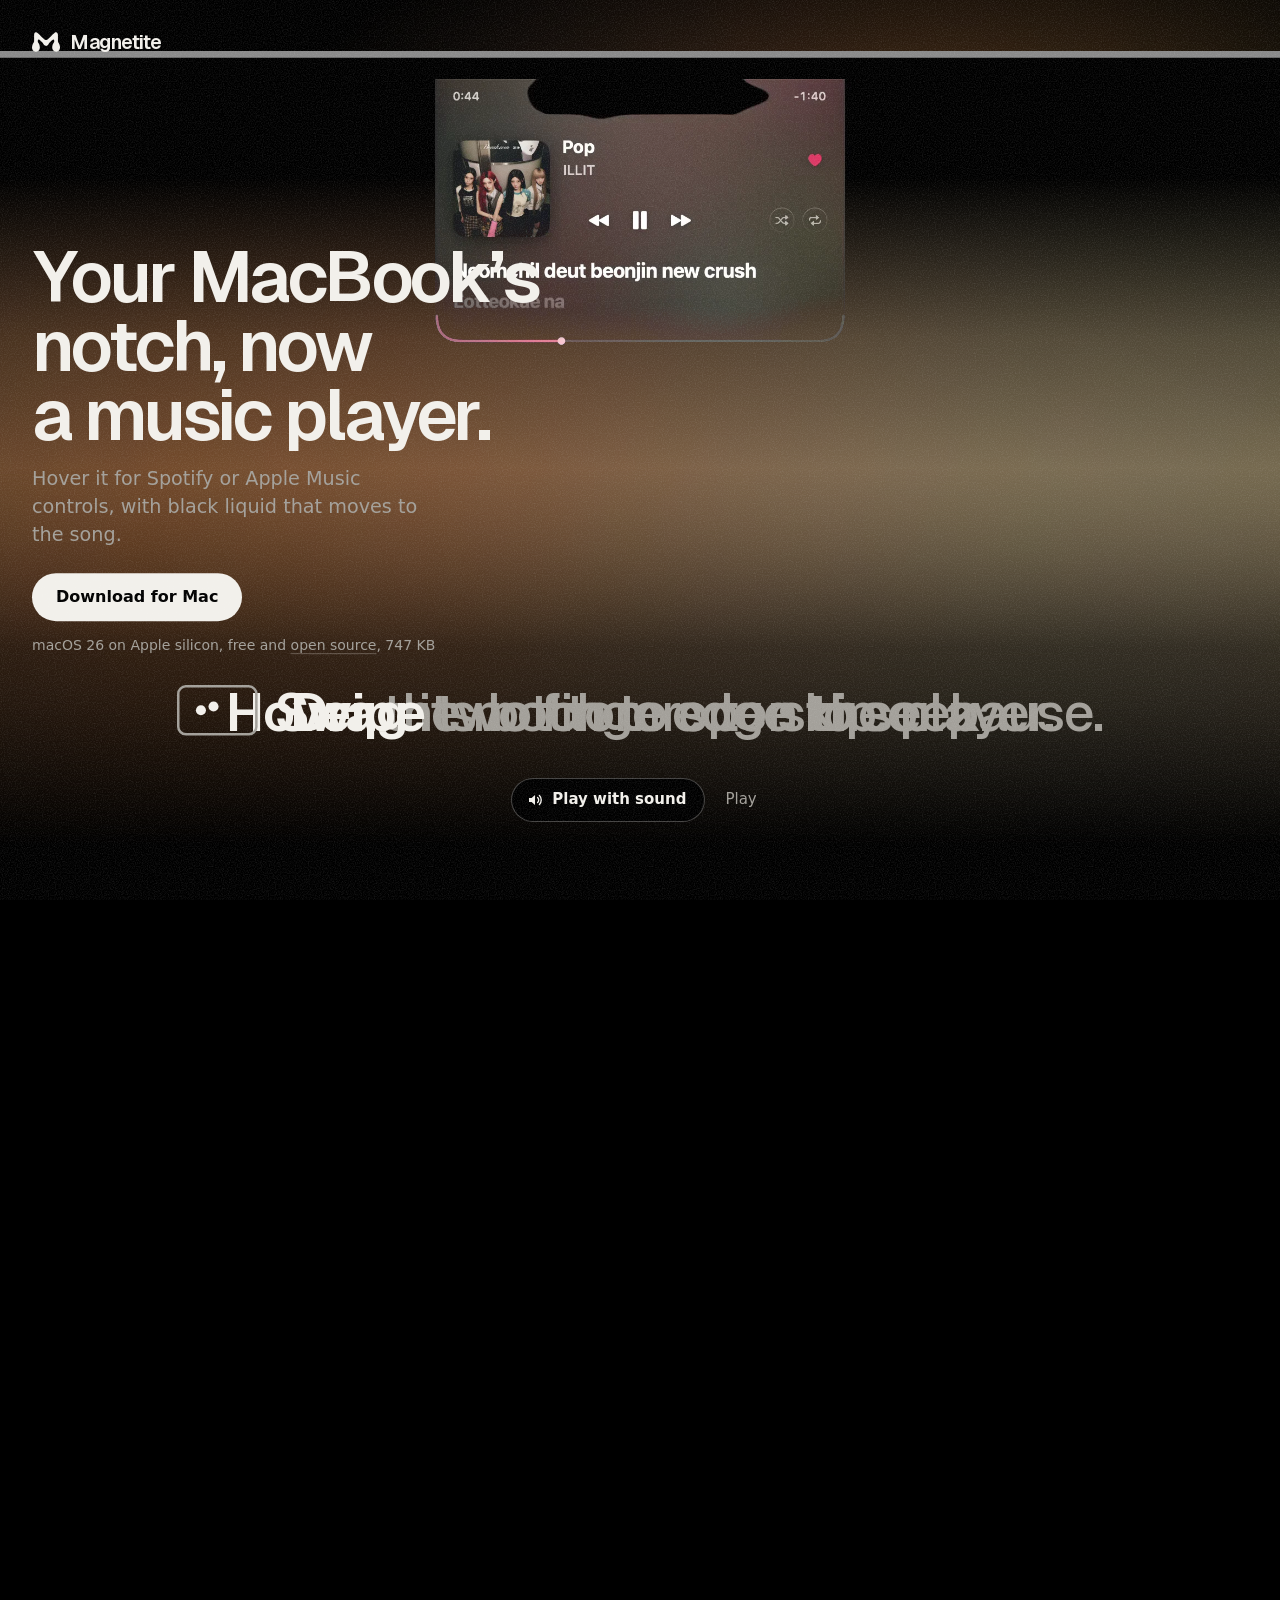
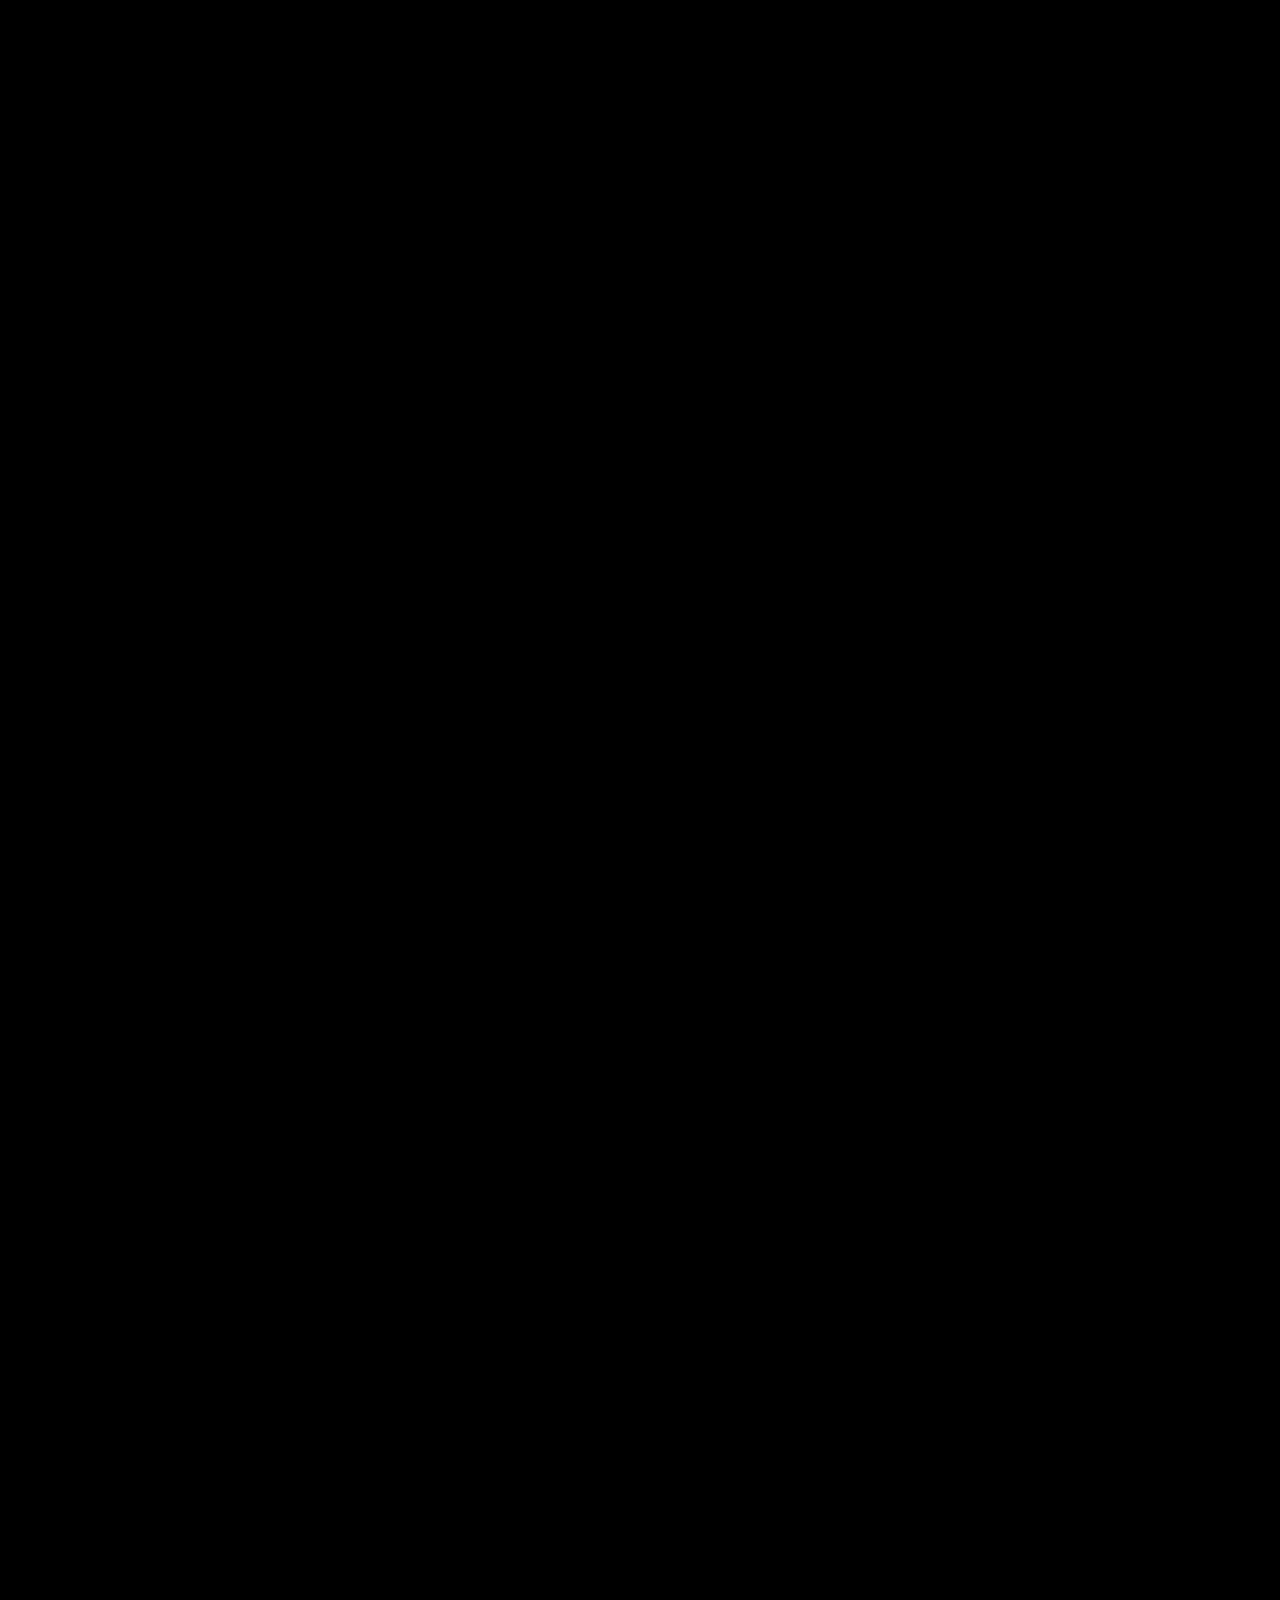
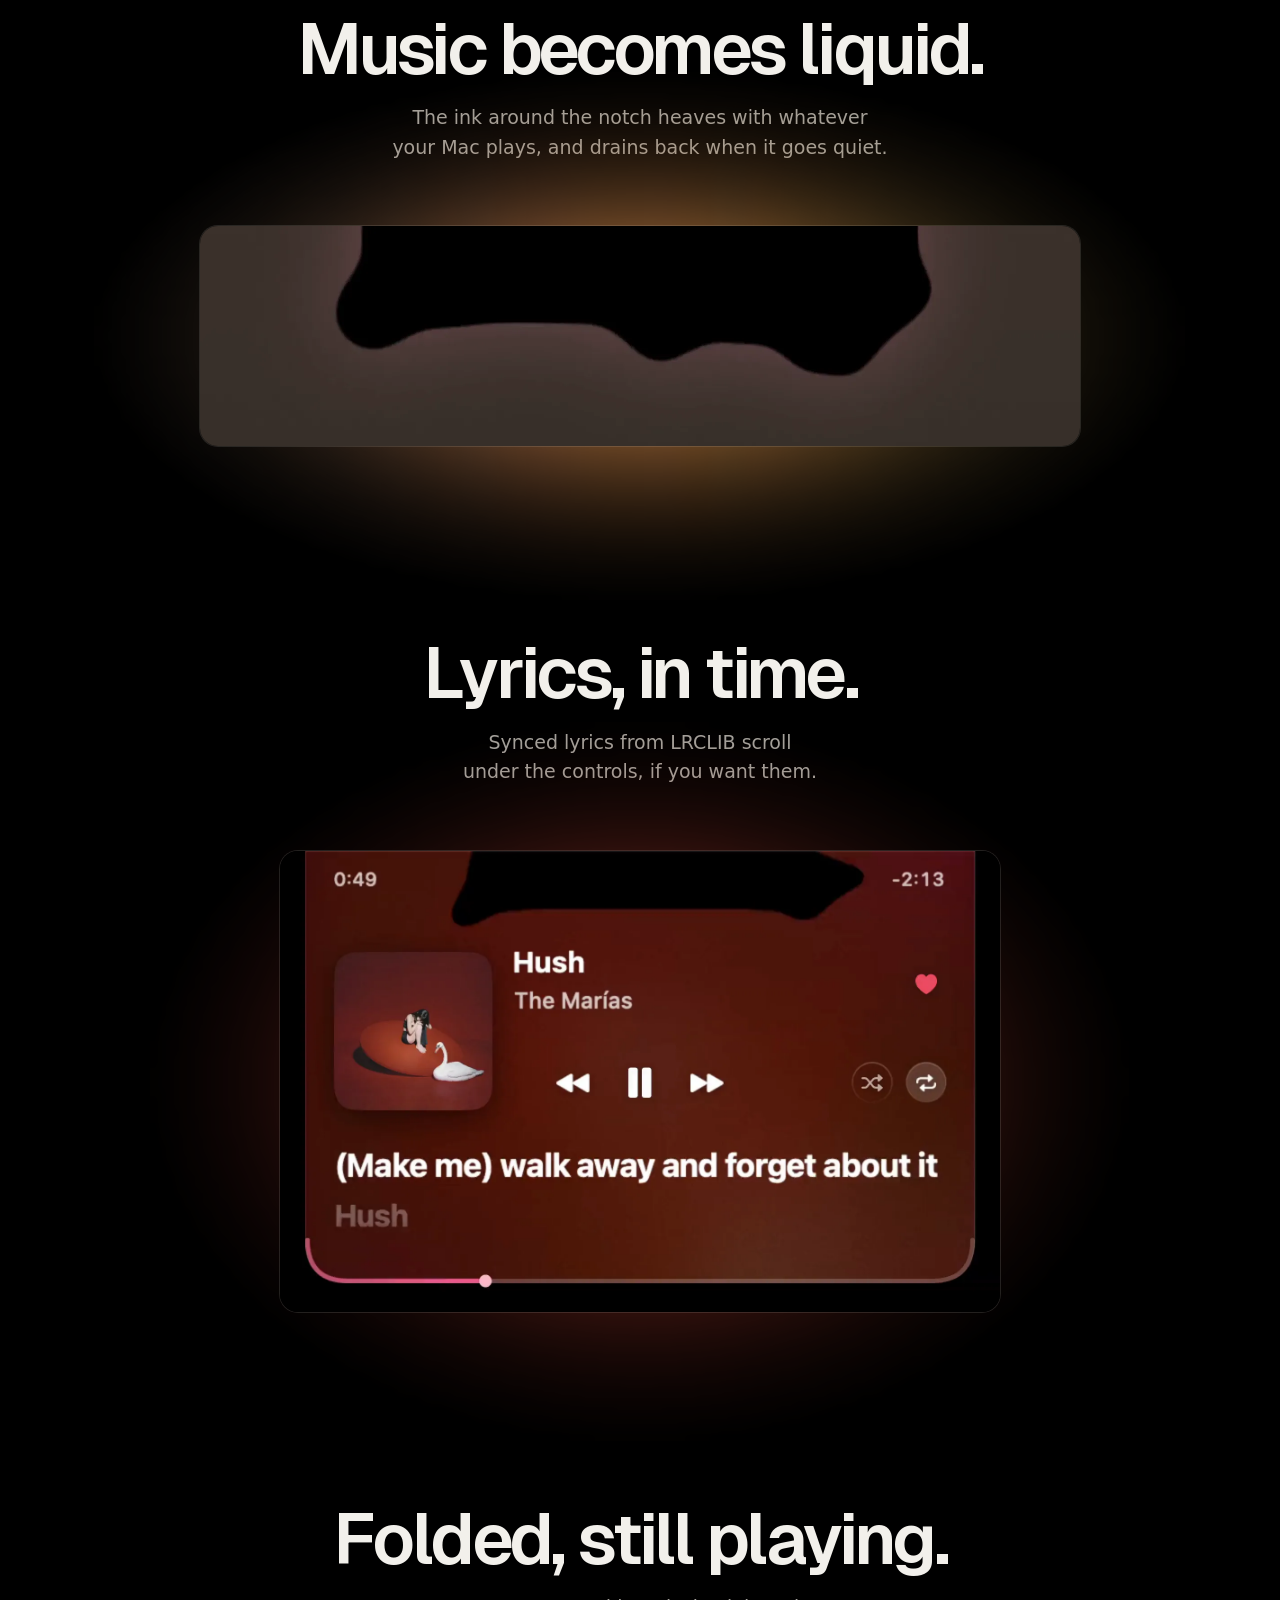
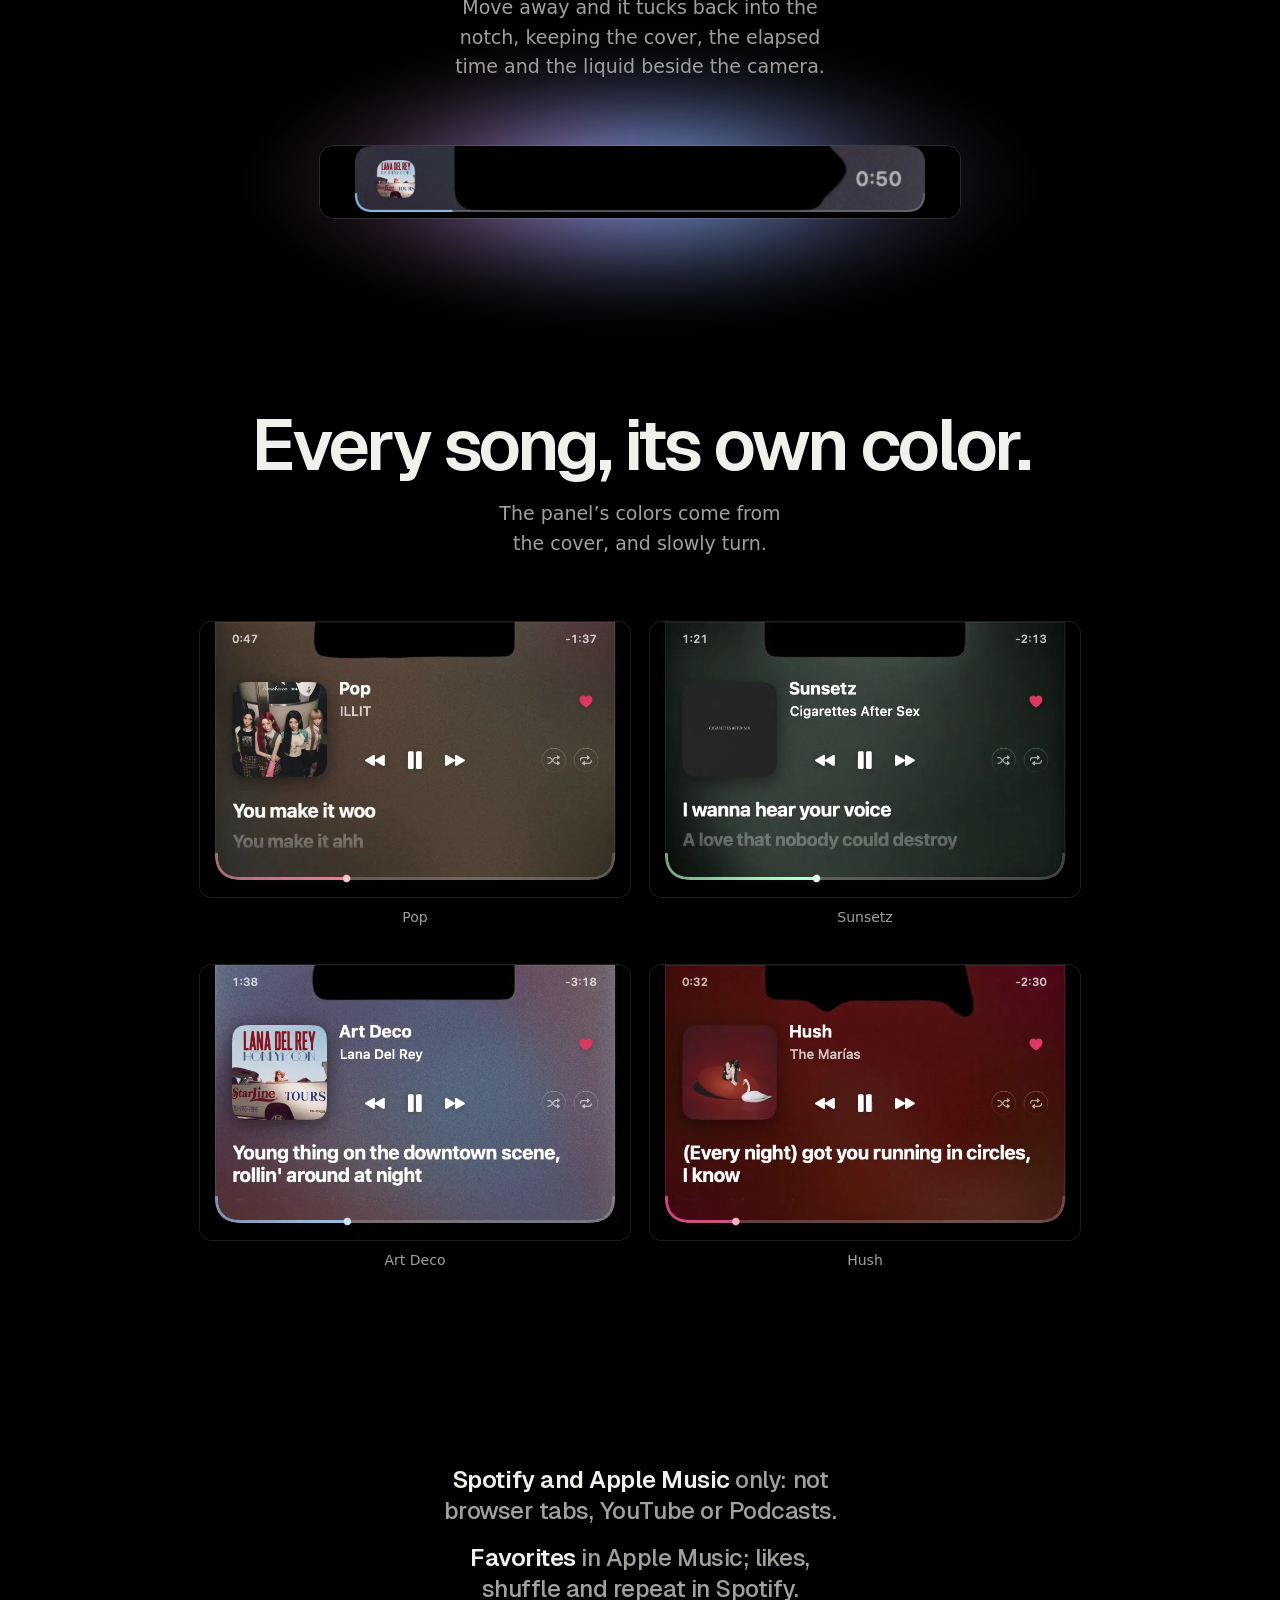
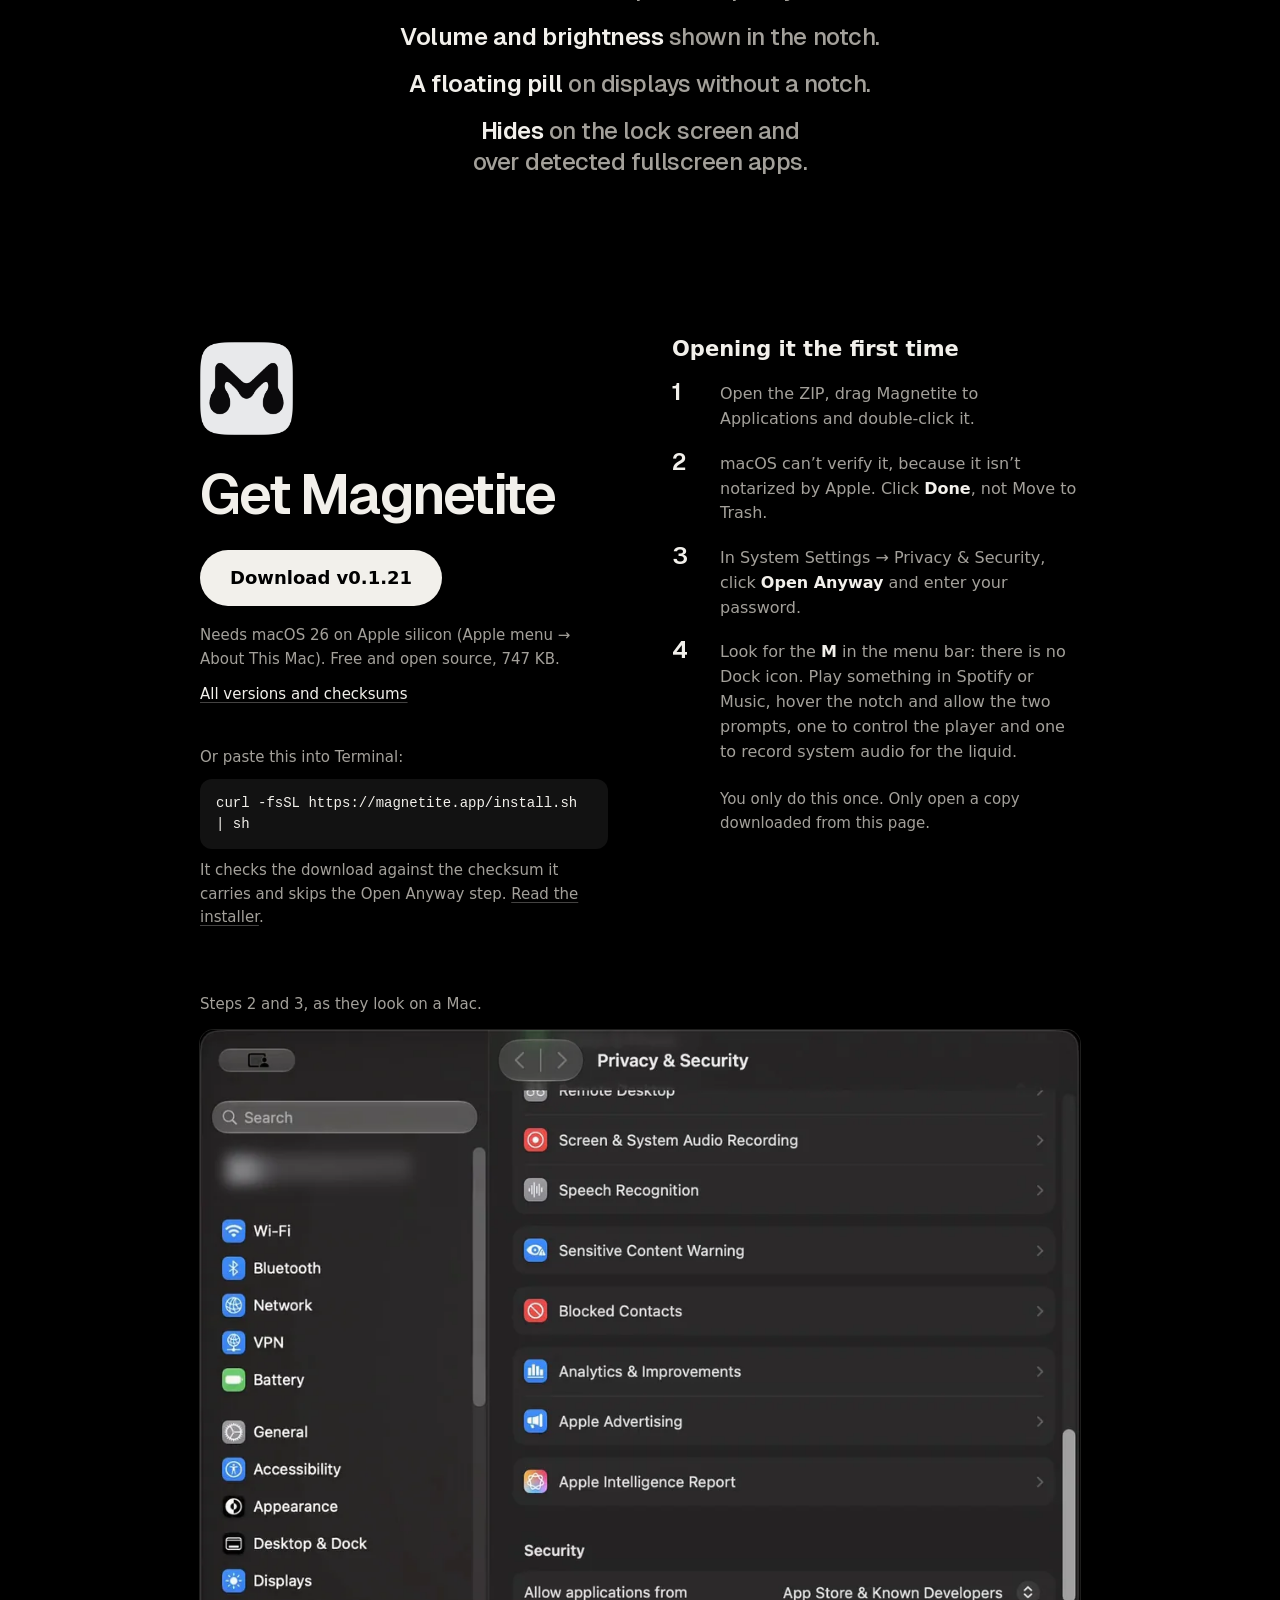
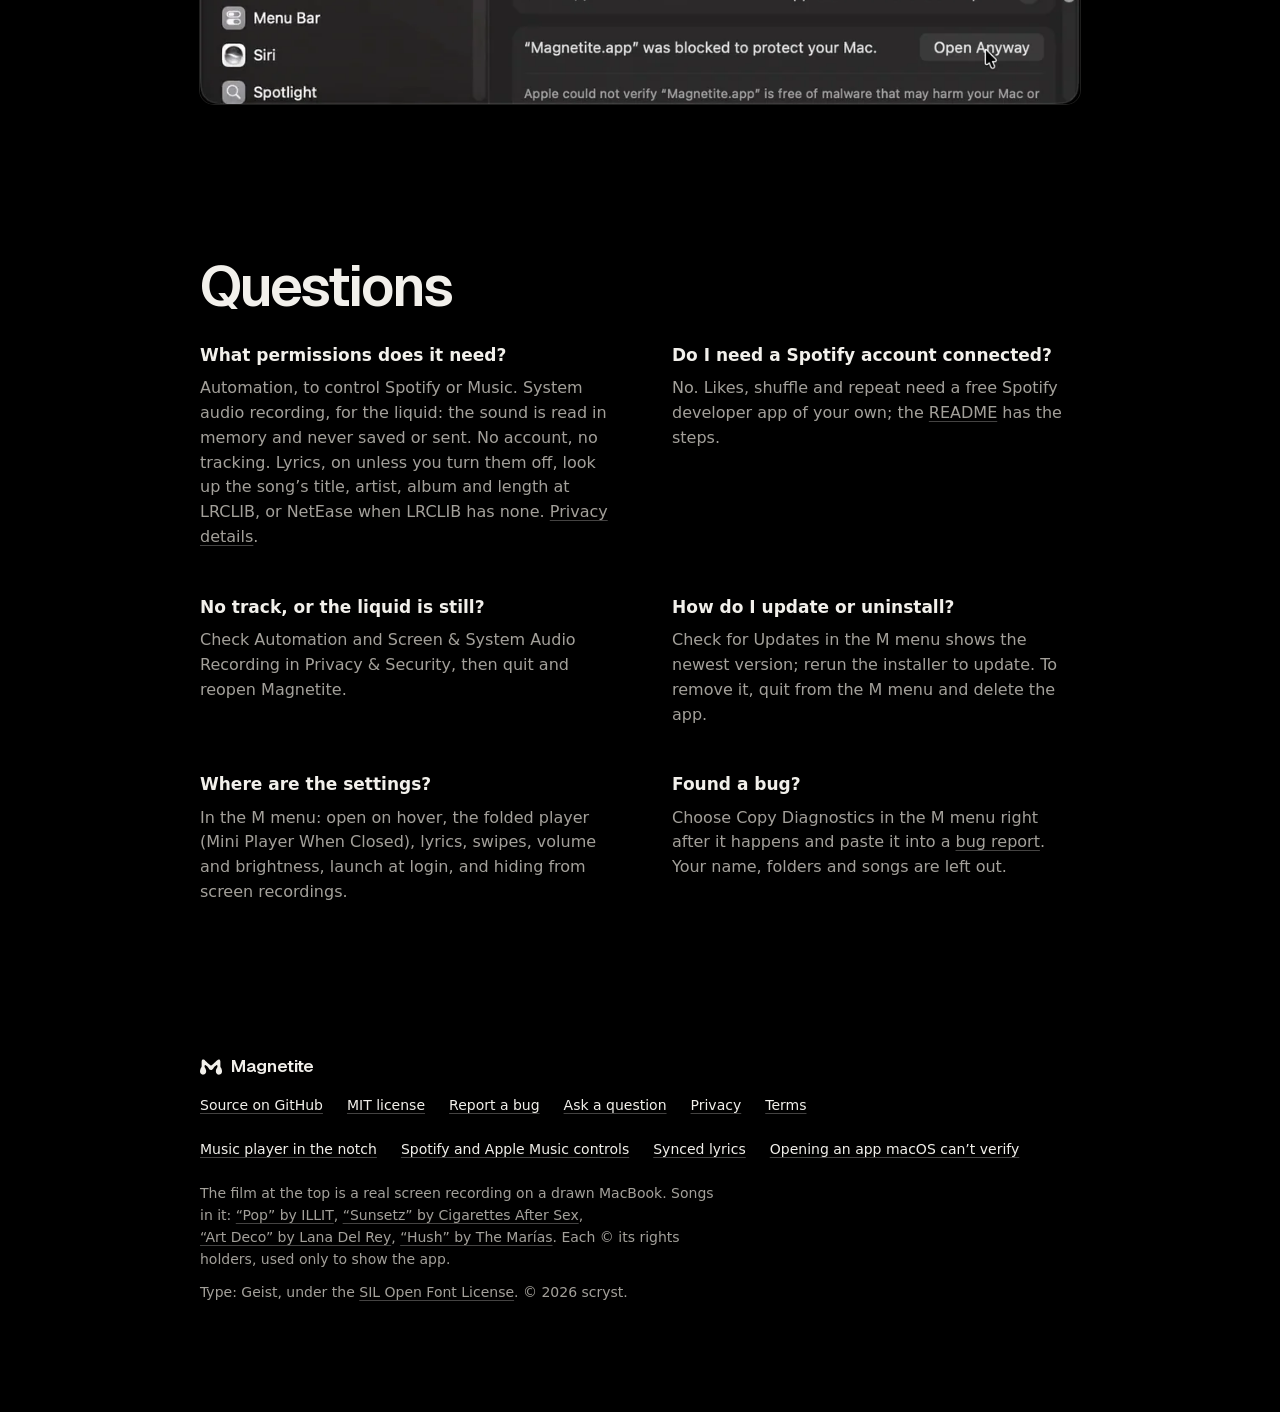
<file: index.html>
<!doctype html>
<html lang="en">
<head>
<meta charset="utf-8">
<meta name="viewport" content="width=device-width, initial-scale=1, viewport-fit=cover">
<title>Magnetite: a ferrofluid music player for the MacBook notch</title>
<meta name="description" content="Free, open-source Spotify and Apple Music controls in your MacBook notch, with ferrofluid that moves to the song. macOS 26+, Apple silicon. Audio stays on your Mac.">
<meta name="color-scheme" content="dark">
<meta name="theme-color" content="#000000">

<link rel="canonical" href="https://magnetite.app/">
<link rel="icon" href="favicon.svg" type="image/svg+xml">
<!-- PNG fallback for browsers that do not read the SVG icon. -->
<link rel="icon" href="favicon-32.png" type="image/png" sizes="32x32">
<link rel="apple-touch-icon" href="apple-touch-icon.png">

<!-- Share card: og.png is rendered from test/og.html. -->
<meta property="og:type" content="website">
<meta property="og:site_name" content="Magnetite">
<meta property="og:title" content="Magnetite: a ferrofluid music player for the MacBook notch">
<meta property="og:description" content="Spotify and Apple Music in your MacBook notch. Free and open source, with ferrofluid that moves to the song. macOS 26+, Apple silicon.">
<!-- og:image needs an absolute URL. -->
<meta property="og:url" content="https://magnetite.app/">
<meta property="og:image" content="https://magnetite.app/og.png?v=51fbaf41f473">
<meta property="og:image:width" content="1200">
<meta property="og:image:height" content="630">
<meta property="og:image:alt" content="Magnetite's player open under a MacBook notch, with the song's lyrics under the controls and black ferrofluid around the notch.">
<meta name="twitter:card" content="summary_large_image">
<meta name="twitter:title" content="Magnetite: a ferrofluid music player for the MacBook notch">
<meta name="twitter:description" content="Spotify and Apple Music in your MacBook notch. Free and open source, with ferrofluid that moves to the song. macOS 26+, Apple silicon.">
<meta name="twitter:image" content="https://magnetite.app/og.png?v=51fbaf41f473">
<meta name="twitter:image:alt" content="Magnetite's player open under a MacBook notch, with the song's lyrics under the controls and black ferrofluid around the notch.">

<script type="application/ld+json">
{
  "@context": "https://schema.org",
  "@type": "SoftwareApplication",
  "name": "Magnetite",
  "url": "https://magnetite.app/",
  "description": "Free, open-source Spotify and Apple Music controls in the MacBook notch, with sound-driven ferrofluid. Audio stays on your Mac.",
  "applicationCategory": "MultimediaApplication",
  "operatingSystem": "macOS 26 or later",
  "processorRequirements": "Apple silicon",
  "license": "https://github.com/scryst/magnetite/blob/main/LICENSE",
  "softwareVersion": "0.1.21",
  "image": "https://magnetite.app/og.png",
  "screenshot": "https://magnetite.app/media/demo-poster.webp",
  "isAccessibleForFree": true,
  "featureList": [
    "Native notch music controls",
    "Ferrofluid visualizer driven by system audio",
    "Spotify and Apple Music playback",
    "On-device audio processing with no tracking"
  ],
  "author": { "@type": "Person", "name": "scryst" },
  "publisher": { "@id": "https://magnetite.app/#scryst" },
  "downloadUrl": "https://github.com/scryst/magnetite-releases/releases/download/v0.1.21/Magnetite-0.1.21.zip",
  "fileSize": "747 KB",
  "offers": { "@type": "Offer", "price": "0", "priceCurrency": "USD" }
}
</script>
<script type="application/ld+json">
{
  "@context": "https://schema.org",
  "@type": "Organization",
  "@id": "https://magnetite.app/#scryst",
  "name": "scryst",
  "url": "https://github.com/scryst",
  "logo": "https://magnetite.app/apple-touch-icon.png"
}
</script>

<link rel="preload" href="fonts/geist-var-latin.woff2" as="font" type="font/woff2" crossorigin>
<link rel="stylesheet" href="css/type.css?v=7d2fe97">
<link rel="stylesheet" href="css/magnetite.css?v=7d2fe97">
</head>
<body>
<a class="skip-link" href="#main">Skip to content</a>

<!-- Glyph generated by test/gen-mark.mjs from test/icon-1024.png. Edit those, not this. -->
<svg class="defs" aria-hidden="true" focusable="false">
  <symbol id="mark" viewBox="181 282 660 458">
    <path fill="currentColor" d="M272.5 283C278.4 281.8 285.4 283.9 291 285.8C305 290.5 317.3 301.7 328 311.6
    C331.4 314.7 334.4 318.4 338 321.3C344.1 326.3 349.4 332 355 337.5
    C356.9 339.3 359.1 340.8 361 342.6C365.7 346.9 369.9 351.6 374.5 356
    C376.4 357.8 378.6 359.2 380.5 361C399.2 379 417.9 397 437 414.6
    C443.1 420.2 448.6 426.4 455 431.7C457.9 434 460.3 436.9 463 439.4
    C475.2 450.7 487.3 460.7 504 464.1C507.8 464.9 512.1 464.6 516 464.5
    C533.5 463.7 547.8 450.6 560 439.4C562.7 436.9 565.1 434 568 431.7
    C574.4 426.4 579.9 420.2 586 414.6C598.7 402.9 611.1 390.9 623.5 379
    C625.4 377.2 627.6 375.8 629.5 374C646.5 357.7 663.5 341.3 680.5 325
    C682.7 322.9 685.3 321.2 687.5 319C691 315.5 694.7 312.3 698.4 309
    C715.5 293.9 737.5 275.8 762 285.7C765.1 287 768.3 288.6 771 290.7
    C784.7 301.3 789.9 318.4 791.4 335C791.8 339.3 791.3 343.7 791.5 348
    C791.6 350.4 792.4 352.6 792.5 355C793 367 792.5 379 792.5 391
    C792.5 414.7 792.5 438.3 792.5 462C792.5 477.9 790.6 494.7 795.5 510
    C798.6 519.7 804.6 528.2 810 536.8C816.7 547.3 823.2 558.4 827.7 570
    C844.4 613.6 850.7 672.7 816.4 710C808.9 718.2 800.6 724.4 791 729.9
    C782.6 734.6 772.6 737.9 763 739.3C721.7 745.5 681.1 721.5 665.3 683
    C658.3 665.7 656.7 646.5 657.5 628C658 617.3 660.5 606.3 663.1 596
    C666.1 584.1 669.4 572.1 674.8 561C681.2 547.7 690 535.8 697.3 523
    C705.2 509.2 707.3 492.6 704.7 477C703.4 469.1 700.7 460.8 694 455.7
    C687.6 450.9 679.8 452.6 673 455.6C659.6 461.5 648.2 473.3 638 483.5
    C635.1 486.4 632 488.8 629 491.6C617.1 502.5 601.1 518 591.9 531
    C573.9 556.4 563.2 587.7 531 598.8C525.9 600.6 520.4 601.9 515 602.4
    C509.3 602.9 503.5 602 498 600.6C493.4 599.5 489.2 597.8 485 595.7
    C457.3 582 447.9 554.7 431.1 531C421.9 518 405.9 502.5 394 491.6
    C391.4 489.1 388.5 487 386 484.5C376.4 474.9 366.3 464.9 354.5 458
    C349.3 455 343.2 452 337 452.6C328.2 453.4 322.8 461.3 320.2 469
    C315.2 483.3 316.6 502.2 322.3 516C328 529.9 338.2 541.6 345 555
    C356.2 577.3 363.2 602.2 365.4 627C369.1 667.6 352.6 710.9 315 730.2
    C306.5 734.6 296.5 737.9 287 739.3C285 739.6 283 739.4 281 739.7
    C269.2 741.5 256.3 739.5 245 735.5C236.5 732.4 228.1 728.4 220.8 723
    C196.4 704.9 182.9 675.1 181.5 645C181.3 639.5 182.2 634.4 182.5 629
    C183.3 608.9 188.1 587.7 195.7 569C200.3 557.8 206.5 547 213 536.8
    C219 527.4 225.6 518 228.4 507C231.4 495.2 230.5 483.1 230.5 471
    C230.5 453 230.5 435 230.5 417C230.5 396.4 229.6 375.6 230.5 355
    C230.6 352.6 231.4 350.4 231.5 348C231.7 343.7 231.2 339.3 231.6 335
    C233.2 317.7 239.6 296.9 256 287.9C261.4 285 266.6 284.2 272.5 283Z"/>
  </symbol>
</svg>

<header class="masthead">
  <a class="brand" href="#top"><svg class="brand__mark" aria-hidden="true"><use href="#mark" width="100%" height="100%"/></svg>Magnetite</a>
</header>

<!-- main clips the lights that spill past the window (magnetite.css). -->
<main id="main" data-render-check-allow="clipped">
  <!-- The journey: a drawn MacBook with the real recording on its screen. Scrolled
       through, the camera swings round to face it and pushes in until the screen's notch is the top of the
       window, then names the three gestures. CSS scroll timelines only; without
       them, or under Reduce Motion, it is a still MacBook and a list. -->
  <section class="hero journey" id="top" aria-labelledby="hero-title">
    <div class="journey__pin" data-render-check-allow="clipped">
      <!-- The light behind the MacBook, in the color of the song on its screen.
           site.js draws it from the stills test/bake-glow.py bakes from the film. -->
      <div class="glow" aria-hidden="true"><canvas data-glow width="120" height="80"></canvas></div>
      <!-- Big type's line boxes rise a few px past their box, and the glows behind the
           clips bleed on purpose: allowed here, with the text inside still checked. -->
      <div class="pitch" data-render-check-allow="spills">
        <h1 class="hero__title" id="hero-title">Your MacBook’s notch, now a music&nbsp;player.</h1>
        <p class="pitch__lede">Hover it for Spotify or Apple Music controls, with black liquid that moves to the&nbsp;song.</p>
        <div class="pitch__actions">
          <a class="button" data-download data-share rel="external" href="https://github.com/scryst/magnetite-releases/releases/download/v0.1.21/Magnetite-0.1.21.zip"
             aria-describedby="hero-requires"><span data-share-label>Download for Mac</span><span class="visually-hidden">, Magnetite v0.1.21 ZIP from GitHub</span></a>
        </div>
        <p class="pitch__meta" data-requires id="hero-requires">macOS 26 on Apple silicon, free and <a href="https://github.com/scryst/magnetite" rel="external">open source</a>, 747 KB</p>
      </div>

      <!-- The MacBook is drawn; the player on its screen is a screen recording of the
           running app, filmed by tools/notchtake (docs/media/README.md). The recording
           holds only the player; the rest of the screen is lit in the song's color. -->
      <div class="mac" data-render-check-allow="spills">
        <div class="mac__lid">
          <span class="mac__edge mac__edge--top" aria-hidden="true"></span>
          <span class="mac__edge mac__edge--left" aria-hidden="true"></span>
          <span class="mac__edge mac__edge--right" aria-hidden="true"></span>
          <span class="mac__back" aria-hidden="true"></span>
          <div class="mac__screen" data-render-check-allow="clipped">
            <!-- The desktop under the player: the song's cover as a moving field of
                 its colors, drawn by site.js. -->
            <span class="mac__wall" aria-hidden="true"><canvas data-wall width="160" height="104"></canvas></span>
            <video class="mac__film" data-demo muted loop playsinline autoplay preload="metadata"
                   width="800" height="512" poster="media/demo-poster.webp" aria-describedby="demo-description">
              <source src="media/demo.mp4" type="video/mp4">
            </video>
            <!-- Each gesture as it is named below: the same window filmed with the
                 pointer drawn while tools/gesturetake does it for real. -->
            <video class="mac__film mac__move" data-move muted loop playsinline preload="none" width="800" height="512" src="media/move-hover.mp4" aria-hidden="true"></video>
            <video class="mac__film mac__move" data-move muted loop playsinline preload="none" width="800" height="512" src="media/move-drag.mp4" aria-hidden="true"></video>
            <video class="mac__film mac__move" data-move="swipe" muted loop playsinline preload="none" width="800" height="512" src="media/move-swipe.mp4" aria-hidden="true"></video>
            <span class="mac__notch" aria-hidden="true"></span>
          </div>
        </div>
        <div class="mac__base" aria-hidden="true">
          <div class="mac__deck">
            <div class="mac__grille"></div>
            <div class="mac__keys">
            <div><i class="k15"></i><i></i><i></i><i></i><i></i><i></i><i></i><i></i><i></i><i></i><i></i><i></i><i></i><i></i></div>
            <div><i></i><i></i><i></i><i></i><i></i><i></i><i></i><i></i><i></i><i></i><i></i><i></i><i></i><i class="k15"></i></div>
            <div><i class="k15"></i><i></i><i></i><i></i><i></i><i></i><i></i><i></i><i></i><i></i><i></i><i></i><i></i><i></i></div>
            <div><i class="k175"></i><i></i><i></i><i></i><i></i><i></i><i></i><i></i><i></i><i></i><i></i><i></i><i class="k175"></i></div>
            <div><i class="k225"></i><i></i><i></i><i></i><i></i><i></i><i></i><i></i><i></i><i></i><i></i><i class="k225"></i></div>
            <div><i></i><i></i><i></i><i class="k125"></i><i class="k5"></i><i class="k125"></i><i></i><i></i><i class="kud"></i><i></i></div>
            </div>
            <div class="mac__grille"></div>
            <div class="mac__pad"></div>
          </div>
          <div class="mac__side mac__side--left"></div>
          <div class="mac__side mac__side--right"></div>
          <div class="mac__front"></div>
        </div>
      </div>
      <p class="visually-hidden" id="demo-description">A drawn MacBook. On its screen, a screen recording of
        Magnetite open under the notch: the cover, title and controls, the song's lyrics scrolling in time
        under them, and the seek strip, while black liquid pulls around the notch with the music. A two-finger swipe skips the track, a drag along the bottom
        edge seeks, and the panel folds into the notch and opens again.</p>

      <!-- The moves share the pin with the headline and show only after it has faded. -->
      <ol class="moves" aria-label="How it works" data-render-check-ignore>
        <li><b>Hover</b> the notch to open the player.</li>
        <li><b>Drag</b> its bottom edge to seek.</li>
        <li><svg class="pad" viewBox="0 0 64 40" aria-hidden="true"><rect x="1" y="1" width="62" height="38" rx="6"/><g data-fingers><circle cx="19" cy="20" r="4"/><circle cx="29" cy="17" r="4"/></g></svg><b>Swipe</b> two fingers to skip or pause.</li>
      </ol>

      <div class="stage__foot">
          <button type="button" class="sound" data-demo-sound aria-pressed="false">
            <svg viewBox="0 0 16 16" aria-hidden="true"><path d="M2 6h2.6L8 3v10L4.6 10H2z"/><path class="sound__waves" d="M10.6 5.4a3.6 3.6 0 0 1 0 5.2M12.4 3.6a6.2 6.2 0 0 1 0 8.8" fill="none" stroke="currentColor" stroke-width="1.4" stroke-linecap="round"/></svg>
            <span data-demo-sound-label>Play with sound</span>
          </button>
          <button type="button" class="quiet" data-demo-play>Pause</button>
      </div>
    </div>
  </section>

  <!-- What it does, shown in clips filmed for each section from the running app,
       each a crossfade loop (test/bake-glow.py has the glow stills). Every line is a shipped feature or a real
       limit (APP.md, README.md, the M menu). -->
  <section class="tour" id="features" aria-labelledby="tour-title" data-render-check-allow="spills">
    <h2 class="visually-hidden" id="tour-title">What’s in Magnetite</h2>

    <!-- The liquid up close: not a screen recording but the app's own analyser, sim and
         view fed Pop as Spotify played it, its chorus and then the silence once it is
         paused, drawn at 6x by tools/fluidfilm (FLUIDFILM_SCALE=6, Pop's panel
         colors), cropped to the notch. It starts and ends on the bare notch, so it loops. -->
    <figure class="shot shot--liquid" data-render-check-allow="spills">
      <figcaption id="liquid-text"><b>Music becomes liquid.</b> <span>The ink around the notch heaves with whatever your Mac plays, and drains back when it goes quiet.</span></figcaption>
      <div class="shot__media shot__media--pop">
        <video data-clip muted loop playsinline preload="none" width="1760" height="440"
               src="media/liquid.mp4" poster="media/liquid-poster.webp" aria-describedby="liquid-text liquid-more"></video>
      </div>
      <p class="visually-hidden" id="liquid-more">A close-up of the black liquid around the notch, drawn by Magnetite’s own
        simulation from the sound of Pop by ILLIT: it heaves on each kick of the chorus, then drains back into the notch once the track is paused.</p>
    </figure>

    <figure class="shot shot--lyrics" data-render-check-allow="spills">
      <figcaption id="lyrics-text"><b>Lyrics, in time.</b> <span>Synced lyrics from LRCLIB scroll under the controls, if you want them.</span></figcaption>
      <div class="shot__media shot__media--hush">
        <video data-clip muted loop playsinline preload="none" width="1600" height="1024"
               src="media/lyrics.mp4" poster="media/lyrics-poster.webp" aria-describedby="lyrics-text"></video>
      </div>
    </figure>

    <figure class="shot shot--closed" data-render-check-allow="spills">
      <figcaption id="closed-text"><b>Folded, still playing.</b> <span>Move away and it tucks back into the notch, keeping the cover, the elapsed time and the liquid beside the camera.</span></figcaption>
      <div class="shot__media shot__media--artdeco">
        <video data-clip muted loop playsinline preload="none" width="1920" height="216"
               src="media/closed.mp4" poster="media/closed-poster.webp" aria-describedby="closed-text"></video>
      </div>
    </figure>

    <figure class="shot shot--tints">
      <figcaption><b>Every song, its own color.</b> <span>The panel’s colors come from the cover, and slowly turn.</span></figcaption>
      <ul class="tints">
        <li><img src="media/tint-pop.webp" width="800" height="512" loading="lazy" alt="The player in a dusty rose, under the cover of Pop by ILLIT."><span>Pop</span></li>
        <li><img src="media/tint-sunsetz.webp" width="800" height="512" loading="lazy" alt="The player in a dark green, under the cover of Sunsetz by Cigarettes After Sex."><span>Sunsetz</span></li>
        <li><img src="media/tint-artdeco.webp" width="800" height="512" loading="lazy" alt="The player in a pale violet, under the cover of Art Deco by Lana Del Rey."><span>Art Deco</span></li>
        <li><img src="media/tint-hush.webp" width="800" height="512" loading="lazy" alt="The player in a deep red, under the cover of Hush by The Marías."><span>Hush</span></li>
      </ul>
    </figure>

    <ul class="also" aria-label="Also">
      <li><b>Spotify and Apple Music</b> only: not browser tabs, YouTube or Podcasts.</li>
      <li><b>Favorites</b> in Apple Music; likes, shuffle and repeat in Spotify.</li>
      <li><b>Volume and brightness</b> shown in the notch.</li>
      <li><b>A floating pill</b> on displays without a notch.</li>
      <li><b>Hides</b> on the lock screen and over detected fullscreen apps.</li>
    </ul>
  </section>

  <section class="get" id="download" aria-labelledby="get-title">
    <div class="get__main">
      <img class="get__icon" src="media/icon.webp" width="128" height="128" loading="lazy" decoding="async" alt="">
      <h2 class="get__title" id="get-title">Get Magnetite</h2>
      <a class="button button--big" data-download data-share rel="external" href="https://github.com/scryst/magnetite-releases/releases/download/v0.1.21/Magnetite-0.1.21.zip"
         aria-describedby="requires"><span data-share-label>Download v0.1.21</span><span class="visually-hidden"> ZIP from GitHub</span></a>
      <p class="get__requires" data-requires id="requires">Needs macOS 26 on Apple silicon (Apple menu → About This Mac). Free and open source, 747 KB.</p>
      <p class="get__all"><a href="https://github.com/scryst/magnetite-releases/releases" rel="external">All versions and checksums</a></p>
      <div class="get__install" id="install">
        <p>Or paste this into Terminal:</p>
        <!-- render-check: a Terminal command, set in mono on purpose. -->
        <code class="install" data-render-check-ignore>curl -fsSL https://magnetite.app/install.sh | sh</code>
        <p class="get__aside">It checks the download against the checksum it carries and skips the Open Anyway step. <a href="https://github.com/scryst/magnetite/blob/main/install.sh" rel="external">Read the installer</a>.</p>
      </div>
    </div>

    <!-- The zip is ad-hoc signed and not notarized, so macOS blocks the first launch. -->
    <div class="first" data-firstlaunch id="first-launch">
      <h3 class="first__title">Opening it the first time</h3>
      <ol>
        <li>Open the ZIP, drag Magnetite to Applications and double-click it.</li>
        <li>macOS can’t verify it, because it isn’t notarized by Apple. Click <b>Done</b>, not Move to Trash.</li>
        <li>In System Settings → Privacy &amp; Security, click <b>Open Anyway</b> and enter your password.</li>
        <li>Look for the <b>M</b> in the menu bar: there is no Dock icon. Play something in Spotify or Music,
          hover the notch and allow the two prompts, one to control the player and one to record system audio for the liquid.</li>
      </ol>
      <p class="first__once">You only do this once. Only open a copy downloaded from this page.</p>
    </div>

    <!-- Filmed on a fresh quarantined copy of the release ZIP: the notice, then Done, then Privacy & Security
         with the pointer resting on Open Anyway, never clicking it. The Apple Account row is blurred. -->
    <figure class="first__film">
      <figcaption id="gatekeeper-text">Steps 2 and 3, as they look on a Mac.</figcaption>
      <video data-clip muted loop playsinline preload="none" width="1040" height="796"
             src="media/gatekeeper.mp4" poster="media/gatekeeper-poster.webp" aria-describedby="gatekeeper-text gatekeeper-more"></video>
      <p class="visually-hidden" id="gatekeeper-more">macOS says “Magnetite.app” Not Opened and the pointer clicks Done.
        System Settings then opens Privacy &amp; Security, scrolls to Security and points at Open Anyway.</p>
    </figure>
  </section>

  <section class="faq" id="setup" aria-labelledby="faq-title">
    <h2 class="faq__title" id="faq-title">Questions</h2>
    <dl>
      <div>
        <dt>What permissions does it need?</dt>
        <dd><p>Automation, to control Spotify or Music. System audio recording, for the liquid: the sound is read in
          memory and never saved or sent. No account, no tracking. Lyrics, on unless you turn them off, look up the
          song’s title, artist, album and length at LRCLIB, or NetEase when LRCLIB has none. <a href="privacy.html">Privacy details</a>.</p></dd>
      </div>
      <div>
        <dt>Do I need a Spotify account connected?</dt>
        <dd><p>No. Likes, shuffle and repeat need a free Spotify developer app of your own; the
          <a href="https://github.com/scryst/magnetite#faq-and-troubleshooting" rel="external">README</a> has the steps.</p></dd>
      </div>
      <div>
        <dt>No track, or the liquid is still?</dt>
        <dd><p>Check Automation and Screen &amp; System Audio Recording in Privacy &amp; Security, then quit and reopen Magnetite.</p></dd>
      </div>
      <div>
        <dt>How do I update or uninstall?</dt>
        <dd><p>Check for Updates in the M menu shows the newest version; rerun the installer to update. To remove it,
          quit from the M menu and delete the app.</p></dd>
      </div>
      <div>
        <dt>Where are the settings?</dt>
        <dd><p>In the M menu: open on hover, the folded player (Mini Player When Closed), lyrics, swipes, volume and
          brightness, launch at login, and hiding from screen recordings.</p></dd>
      </div>
      <div>
        <dt>Found a bug?</dt>
        <dd><p>Choose Copy Diagnostics in the M menu right after it happens and paste it into a
          <a href="https://github.com/scryst/magnetite/issues/new?template=bug_report.md" rel="external">bug report</a>.
          Your name, folders and songs are left out.</p></dd>
      </div>
    </dl>
  </section>
</main>

<!-- One way to the download from anywhere on the page; it steps aside while a Download button is in view. -->
<div class="dock" data-dock hidden><a class="button" href="#download">Get Magnetite</a></div>

<footer class="foot">
  <p class="foot__brand"><svg class="foot__mark" aria-hidden="true"><use href="#mark" width="100%" height="100%"/></svg>Magnetite</p>
  <nav class="foot__links" aria-label="About this project">
    <a href="https://github.com/scryst/magnetite" rel="external">Source on GitHub</a>
    <a href="https://github.com/scryst/magnetite/blob/main/LICENSE" rel="external">MIT license</a>
    <a href="https://github.com/scryst/magnetite/issues" rel="external">Report a bug</a>
    <a href="https://github.com/scryst/magnetite/discussions" rel="external">Ask a question</a>
    <a href="privacy.html">Privacy</a>
    <a href="terms.html">Terms</a>
  </nav>
  <nav class="foot__links" aria-label="Guides">
    <a href="music-player-macbook-notch.html">Music player in the notch</a>
    <a href="spotify-apple-music-controls-notch.html">Spotify and Apple Music controls</a>
    <a href="lyrics-macbook-notch.html">Synced lyrics</a>
    <a href="open-unidentified-developer-mac.html">Opening an app macOS can’t verify</a>
  </nav>
  <p class="foot__credit demo__credit" id="songs">The film at the top is a real screen recording on a drawn MacBook. Songs in it:
    <a href="https://open.spotify.com/track/1mre3HoVD50XwY02NvxKZZ" rel="external">“Pop” by ILLIT</a>,
    <a href="https://open.spotify.com/track/0yuAWlxq59xT3agQ965OxE" rel="external">“Sunsetz” by Cigarettes After Sex</a>,
    <a href="https://open.spotify.com/track/5jqNQZBwbZWQXPWfo0ygZF" rel="external">“Art Deco” by Lana Del Rey</a>,
    <a href="https://open.spotify.com/track/4zXZ5Mq2L6jnsOsTssgRh8" rel="external">“Hush” by The Marías</a>. Each ©&nbsp;its rights holders, used only to show the app.</p>
  <p class="foot__credit">
    Type: Geist, under the <a href="fonts/OFL-Geist.txt">SIL Open Font License</a>.
    © 2026 scryst.
  </p>
</footer>
<script type="module" src="js/site.js?v=7d2fe97"></script>
</body>
</html>
</file>
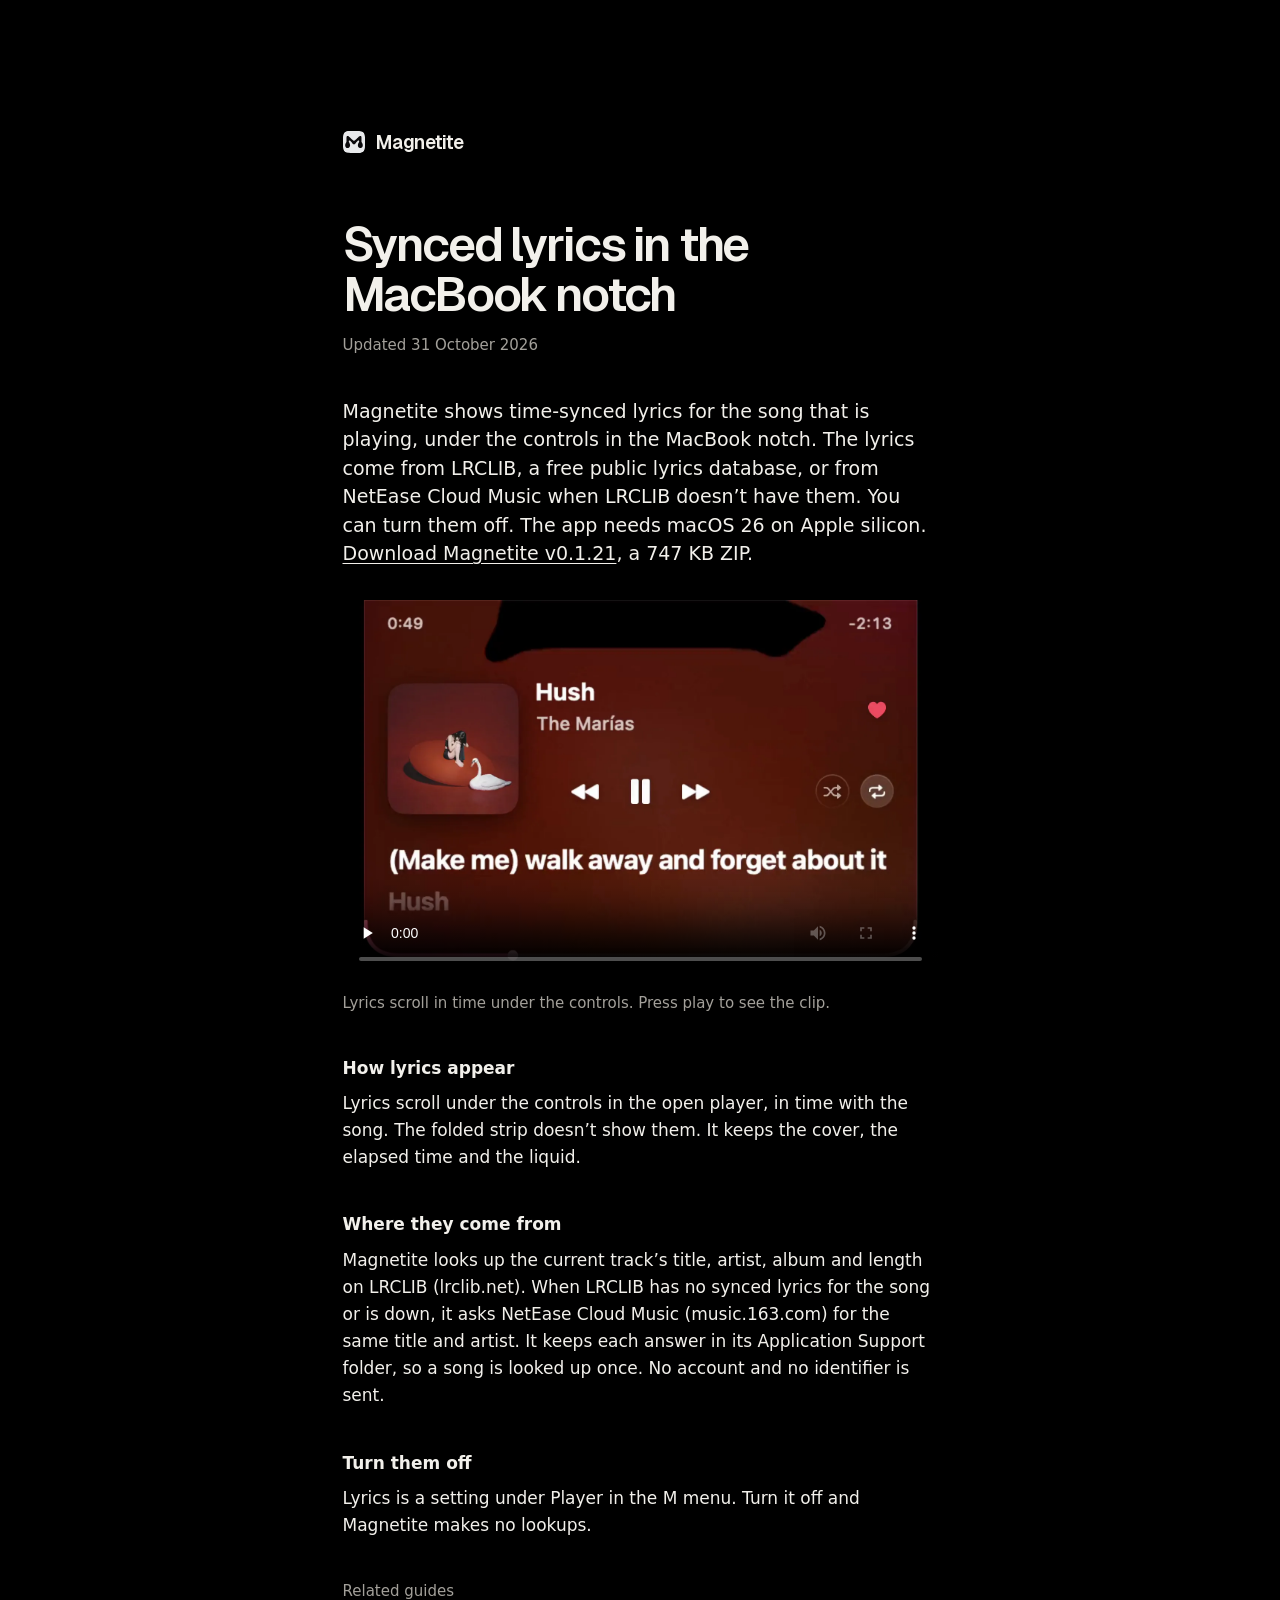
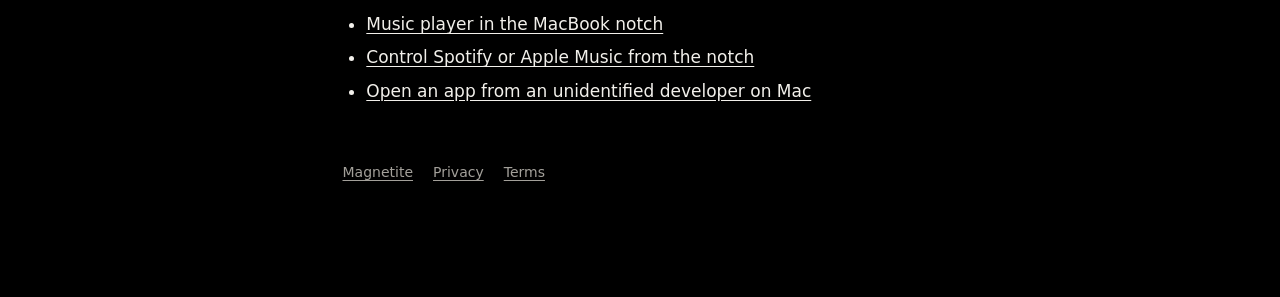
<file: lyrics-macbook-notch.html>
<!doctype html>
<html lang="en">
<head>
<meta charset="utf-8">
<meta name="viewport" content="width=device-width, initial-scale=1">
<title>Synced lyrics in the MacBook notch — Magnetite</title>
<meta name="description" content="Magnetite shows time-synced lyrics from LRCLIB under the controls in the MacBook notch. Turn them off in Player in the M menu. Free, macOS 26.">
<meta name="robots" content="index, follow">
<link rel="canonical" href="https://magnetite.app/lyrics-macbook-notch.html">
<link rel="icon" href="favicon.svg" type="image/svg+xml">
<meta property="og:type" content="article">
<meta property="og:site_name" content="Magnetite">
<meta property="og:title" content="Synced lyrics in the MacBook notch — Magnetite">
<meta property="og:description" content="Magnetite shows time-synced lyrics from LRCLIB under the controls in the MacBook notch. Turn them off in Player in the M menu. Free, macOS 26.">
<meta property="og:url" content="https://magnetite.app/lyrics-macbook-notch.html">
<meta property="og:image" content="https://magnetite.app/og.png?v=51fbaf41f473">
<meta property="og:image:width" content="1200">
<meta property="og:image:height" content="630">
<meta property="og:image:alt" content="Magnetite's player open under a MacBook notch, with black ferrofluid around the notch.">
<meta name="twitter:card" content="summary_large_image">
<meta name="twitter:title" content="Synced lyrics in the MacBook notch — Magnetite">
<meta name="twitter:description" content="Magnetite shows time-synced lyrics from LRCLIB under the controls in the MacBook notch. Turn them off in Player in the M menu. Free, macOS 26.">
<meta name="twitter:image" content="https://magnetite.app/og.png?v=51fbaf41f473">
<meta name="twitter:image:alt" content="Magnetite's player open under a MacBook notch, with black ferrofluid around the notch.">
<script type="application/ld+json">
{
  "@context": "https://schema.org",
  "@type": "WebPage",
  "name": "Synced lyrics in the MacBook notch",
  "url": "https://magnetite.app/lyrics-macbook-notch.html",
  "description": "Magnetite shows time-synced lyrics from LRCLIB under the controls in the MacBook notch. Turn them off in Player in the M menu. Free, macOS 26.",
  "datePublished": "2026-10-31",
  "about": { "@type": "SoftwareApplication", "name": "Magnetite", "url": "https://magnetite.app/" }
}
</script>
<link rel="stylesheet" href="css/type.css?v=7d2fe97">
<link rel="stylesheet" href="css/legal.css?v=7d2fe97">
</head>
<body>
<main class="legal" data-guide>
  <a class="legal__home" href="./"><img src="favicon.svg" alt="" width="22" height="22">Magnetite</a>
  <h1>Synced lyrics in the MacBook notch</h1>
  <p class="legal__date">Updated 31 October 2026</p>

  <p class="legal__lede">Magnetite shows time-synced lyrics for the song that is playing, under the controls in the MacBook notch. The lyrics come from LRCLIB, a free public lyrics database, or from NetEase Cloud Music when LRCLIB doesn’t have them. You can turn them off. The app needs macOS 26 on Apple silicon. <a href="https://github.com/scryst/magnetite-releases/releases/download/v0.1.21/Magnetite-0.1.21.zip" rel="external">Download Magnetite v0.1.21</a>, a 747 KB ZIP.</p>

  <figure>
    <video controls playsinline preload="none" width="1600" height="1024" poster="media/lyrics-poster.webp" aria-describedby="lyrics-caption">
      <source src="media/lyrics.mp4" type="video/mp4">
    </video>
    <figcaption id="lyrics-caption">Lyrics scroll in time under the controls. Press play to see the clip.</figcaption>
  </figure>

  <h2>How lyrics appear</h2>
  <p>Lyrics scroll under the controls in the open player, in time with the song. The folded strip doesn’t show them. It keeps the cover, the elapsed time and the liquid.</p>

  <h2>Where they come from</h2>
  <p>Magnetite looks up the current track’s title, artist, album and length on LRCLIB (lrclib.net). When LRCLIB has no synced lyrics for the song or is down, it asks NetEase Cloud Music (music.163.com) for the same title and artist. It keeps each answer in its Application Support folder, so a song is looked up once. No account and no identifier is sent.</p>

  <h2>Turn them off</h2>
  <p>Lyrics is a setting under Player in the M menu. Turn it off and Magnetite makes no lookups.</p>

  <nav aria-label="Related guides">
    <p>Related guides</p>
    <ul>
      <li><a href="music-player-macbook-notch.html">Music player in the MacBook notch</a></li>
      <li><a href="spotify-apple-music-controls-notch.html">Control Spotify or Apple Music from the notch</a></li>
      <li><a href="open-unidentified-developer-mac.html">Open an app from an unidentified developer on Mac</a></li>
    </ul>
  </nav>

  <p class="legal__foot">
    <a href="./">Magnetite</a>
    <a href="privacy.html">Privacy</a>
    <a href="terms.html">Terms</a>
  </p>
</main>
</body>
</html>
</file>
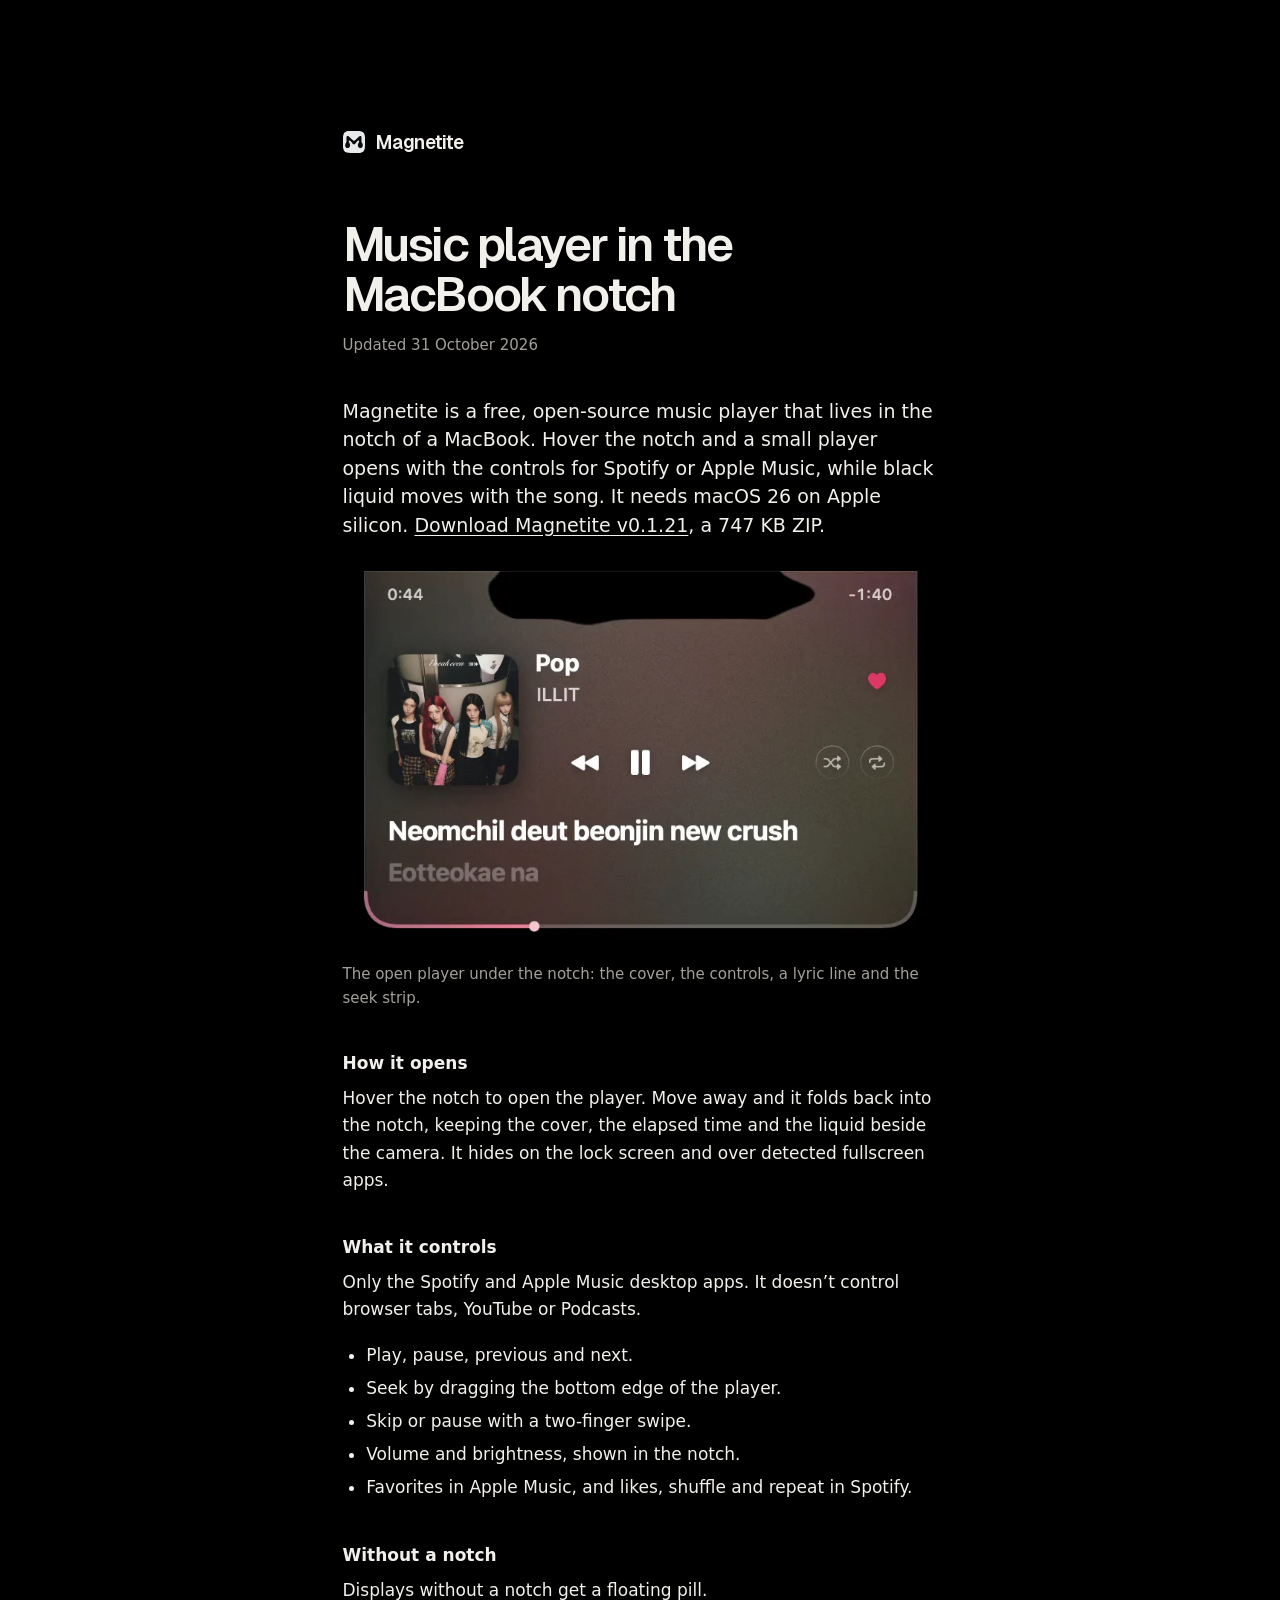
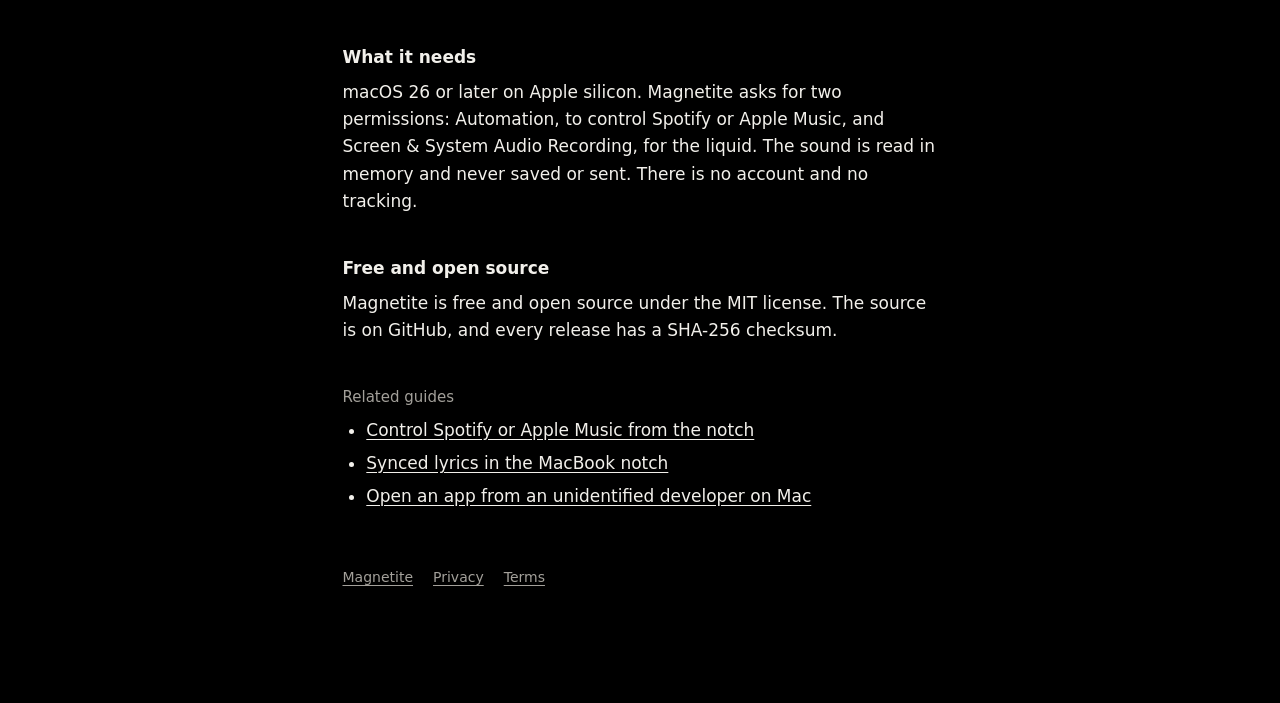
<file: music-player-macbook-notch.html>
<!doctype html>
<html lang="en">
<head>
<meta charset="utf-8">
<meta name="viewport" content="width=device-width, initial-scale=1">
<title>Music player in the MacBook notch — Magnetite</title>
<meta name="description" content="Magnetite is a free, open-source music player in the MacBook notch. It controls the Spotify and Apple Music desktop apps. Needs macOS 26 on Apple silicon.">
<meta name="robots" content="index, follow">
<link rel="canonical" href="https://magnetite.app/music-player-macbook-notch.html">
<link rel="icon" href="favicon.svg" type="image/svg+xml">
<meta property="og:type" content="article">
<meta property="og:site_name" content="Magnetite">
<meta property="og:title" content="Music player in the MacBook notch — Magnetite">
<meta property="og:description" content="Magnetite is a free, open-source music player in the MacBook notch. It controls the Spotify and Apple Music desktop apps. Needs macOS 26 on Apple silicon.">
<meta property="og:url" content="https://magnetite.app/music-player-macbook-notch.html">
<meta property="og:image" content="https://magnetite.app/og.png?v=51fbaf41f473">
<meta property="og:image:width" content="1200">
<meta property="og:image:height" content="630">
<meta property="og:image:alt" content="Magnetite's player open under a MacBook notch, with black ferrofluid around the notch.">
<meta name="twitter:card" content="summary_large_image">
<meta name="twitter:title" content="Music player in the MacBook notch — Magnetite">
<meta name="twitter:description" content="Magnetite is a free, open-source music player in the MacBook notch. It controls the Spotify and Apple Music desktop apps. Needs macOS 26 on Apple silicon.">
<meta name="twitter:image" content="https://magnetite.app/og.png?v=51fbaf41f473">
<meta name="twitter:image:alt" content="Magnetite's player open under a MacBook notch, with black ferrofluid around the notch.">
<script type="application/ld+json">
{
  "@context": "https://schema.org",
  "@type": "WebPage",
  "name": "Music player in the MacBook notch",
  "url": "https://magnetite.app/music-player-macbook-notch.html",
  "description": "Magnetite is a free, open-source music player in the MacBook notch. It controls the Spotify and Apple Music desktop apps. Needs macOS 26 on Apple silicon.",
  "datePublished": "2026-10-31",
  "about": { "@type": "SoftwareApplication", "name": "Magnetite", "url": "https://magnetite.app/" }
}
</script>
<link rel="stylesheet" href="css/type.css?v=7d2fe97">
<link rel="stylesheet" href="css/legal.css?v=7d2fe97">
</head>
<body>
<main class="legal" data-guide>
  <a class="legal__home" href="./"><img src="favicon.svg" alt="" width="22" height="22">Magnetite</a>
  <h1>Music player in the MacBook notch</h1>
  <p class="legal__date">Updated 31 October 2026</p>

  <p class="legal__lede">Magnetite is a free, open-source music player that lives in the notch of a MacBook. Hover the notch and a small player opens with the controls for Spotify or Apple Music, while black liquid moves with the song. It needs macOS 26 on Apple silicon. <a href="https://github.com/scryst/magnetite-releases/releases/download/v0.1.21/Magnetite-0.1.21.zip" rel="external">Download Magnetite v0.1.21</a>, a 747 KB ZIP.</p>

  <figure>
    <img src="media/demo-poster.webp" width="800" height="512" loading="lazy" decoding="async" alt="Magnetite's open player under the notch: the cover, the title and artist, the controls, a lyric line and the seek strip." aria-describedby="music-caption">
    <figcaption id="music-caption">The open player under the notch: the cover, the controls, a lyric line and the seek strip.</figcaption>
  </figure>

  <h2>How it opens</h2>
  <p>Hover the notch to open the player. Move away and it folds back into the notch, keeping the cover, the elapsed time and the liquid beside the camera. It hides on the lock screen and over detected fullscreen apps.</p>

  <h2>What it controls</h2>
  <p>Only the Spotify and Apple Music desktop apps. It doesn’t control browser tabs, YouTube or Podcasts.</p>
  <ul>
    <li>Play, pause, previous and next.</li>
    <li>Seek by dragging the bottom edge of the player.</li>
    <li>Skip or pause with a two-finger swipe.</li>
    <li>Volume and brightness, shown in the notch.</li>
    <li>Favorites in Apple Music, and likes, shuffle and repeat in Spotify.</li>
  </ul>

  <h2>Without a notch</h2>
  <p>Displays without a notch get a floating pill.</p>

  <h2>What it needs</h2>
  <p>macOS 26 or later on Apple silicon. Magnetite asks for two permissions: Automation, to control Spotify or Apple Music, and Screen &amp; System Audio Recording, for the liquid. The sound is read in memory and never saved or sent. There is no account and no tracking.</p>

  <h2>Free and open source</h2>
  <p>Magnetite is free and open source under the MIT license. The source is on GitHub, and every release has a SHA-256 checksum.</p>

  <nav aria-label="Related guides">
    <p>Related guides</p>
    <ul>
      <li><a href="spotify-apple-music-controls-notch.html">Control Spotify or Apple Music from the notch</a></li>
      <li><a href="lyrics-macbook-notch.html">Synced lyrics in the MacBook notch</a></li>
      <li><a href="open-unidentified-developer-mac.html">Open an app from an unidentified developer on Mac</a></li>
    </ul>
  </nav>

  <p class="legal__foot">
    <a href="./">Magnetite</a>
    <a href="privacy.html">Privacy</a>
    <a href="terms.html">Terms</a>
  </p>
</main>
</body>
</html>
</file>
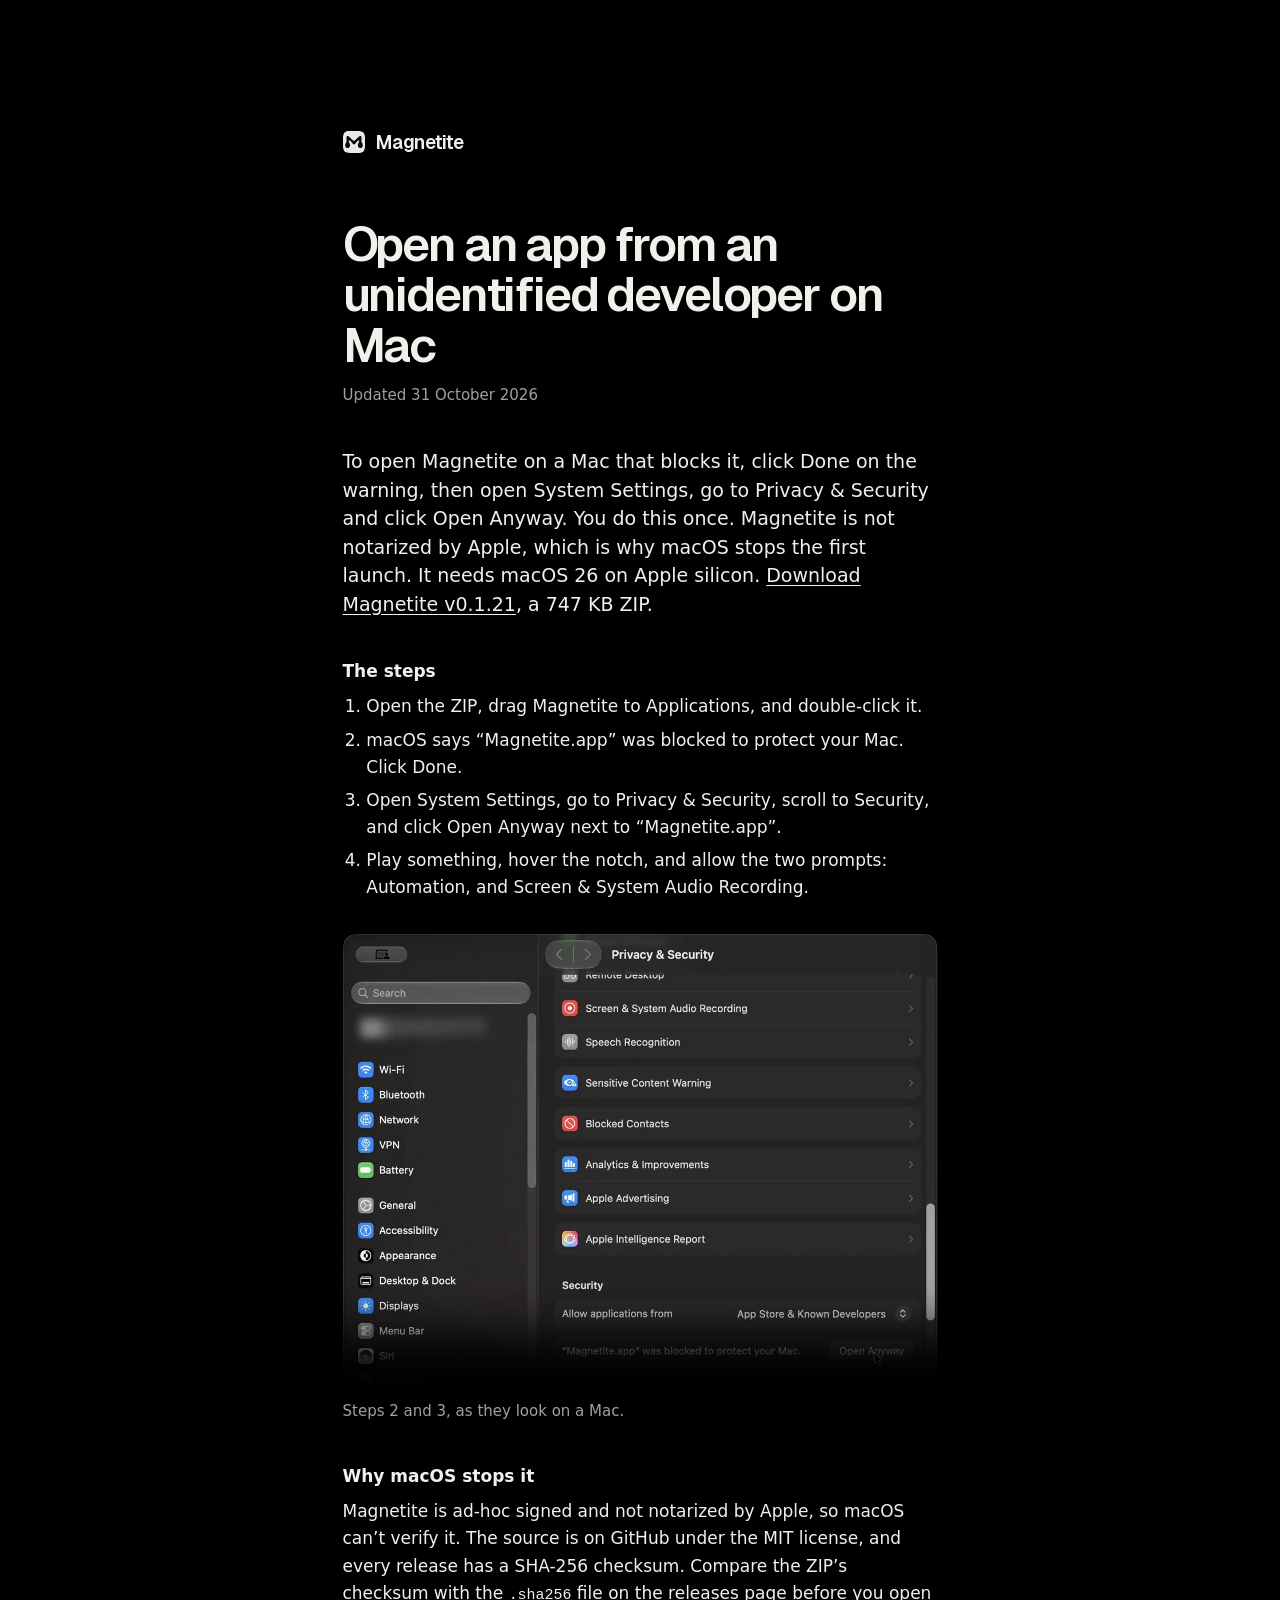
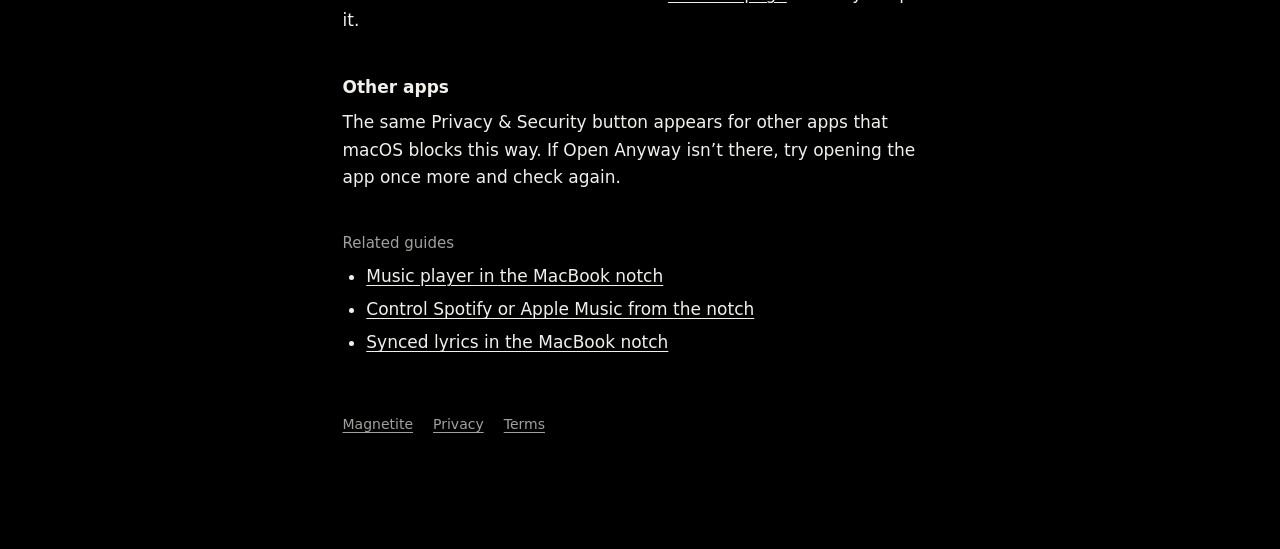
<file: open-unidentified-developer-mac.html>
<!doctype html>
<html lang="en">
<head>
<meta charset="utf-8">
<meta name="viewport" content="width=device-width, initial-scale=1">
<title>Open an app from an unidentified developer on Mac — Magnetite</title>
<meta name="description" content="Click Open Anyway in System Settings, Privacy &amp; Security, after macOS blocks Magnetite. You do this once. Free, macOS 26 on Apple silicon.">
<meta name="robots" content="index, follow">
<link rel="canonical" href="https://magnetite.app/open-unidentified-developer-mac.html">
<link rel="icon" href="favicon.svg" type="image/svg+xml">
<meta property="og:type" content="article">
<meta property="og:site_name" content="Magnetite">
<meta property="og:title" content="Open an app from an unidentified developer on Mac — Magnetite">
<meta property="og:description" content="Click Open Anyway in System Settings, Privacy &amp; Security, after macOS blocks Magnetite. You do this once. Free, macOS 26 on Apple silicon.">
<meta property="og:url" content="https://magnetite.app/open-unidentified-developer-mac.html">
<meta property="og:image" content="https://magnetite.app/og.png?v=51fbaf41f473">
<meta property="og:image:width" content="1200">
<meta property="og:image:height" content="630">
<meta property="og:image:alt" content="Magnetite's player open under a MacBook notch, with black ferrofluid around the notch.">
<meta name="twitter:card" content="summary_large_image">
<meta name="twitter:title" content="Open an app from an unidentified developer on Mac — Magnetite">
<meta name="twitter:description" content="Click Open Anyway in System Settings, Privacy &amp; Security, after macOS blocks Magnetite. You do this once. Free, macOS 26 on Apple silicon.">
<meta name="twitter:image" content="https://magnetite.app/og.png?v=51fbaf41f473">
<meta name="twitter:image:alt" content="Magnetite's player open under a MacBook notch, with black ferrofluid around the notch.">
<script type="application/ld+json">
{
  "@context": "https://schema.org",
  "@type": "WebPage",
  "name": "Open an app from an unidentified developer on Mac",
  "url": "https://magnetite.app/open-unidentified-developer-mac.html",
  "description": "Click Open Anyway in System Settings, Privacy & Security, after macOS blocks Magnetite. You do this once. Free, macOS 26 on Apple silicon.",
  "datePublished": "2026-10-31",
  "about": { "@type": "SoftwareApplication", "name": "Magnetite", "url": "https://magnetite.app/" }
}
</script>
<link rel="stylesheet" href="css/type.css?v=7d2fe97">
<link rel="stylesheet" href="css/legal.css?v=7d2fe97">
</head>
<body>
<main class="legal" data-guide>
  <a class="legal__home" href="./"><img src="favicon.svg" alt="" width="22" height="22">Magnetite</a>
  <h1>Open an app from an unidentified developer on Mac</h1>
  <p class="legal__date">Updated 31 October 2026</p>

  <p class="legal__lede">To open Magnetite on a Mac that blocks it, click Done on the warning, then open System Settings, go to Privacy &amp; Security and click Open Anyway. You do this once. Magnetite is not notarized by Apple, which is why macOS stops the first launch. It needs macOS 26 on Apple silicon. <a href="https://github.com/scryst/magnetite-releases/releases/download/v0.1.21/Magnetite-0.1.21.zip" rel="external">Download Magnetite v0.1.21</a>, a 747 KB ZIP.</p>

  <h2>The steps</h2>
  <ol>
    <li>Open the ZIP, drag Magnetite to Applications, and double-click it.</li>
    <li>macOS says “Magnetite.app” was blocked to protect your Mac. Click Done.</li>
    <li>Open System Settings, go to Privacy &amp; Security, scroll to Security, and click Open Anyway next to “Magnetite.app”.</li>
    <li>Play something, hover the notch, and allow the two prompts: Automation, and Screen &amp; System Audio Recording.</li>
  </ol>

  <figure>
    <video controls playsinline preload="none" width="1040" height="796" poster="media/gatekeeper-poster.webp" aria-describedby="gatekeeper-caption">
      <source src="media/gatekeeper.mp4" type="video/mp4">
    </video>
    <figcaption id="gatekeeper-caption">Steps 2 and 3, as they look on a Mac.</figcaption>
  </figure>

  <h2>Why macOS stops it</h2>
  <p>Magnetite is ad-hoc signed and not notarized by Apple, so macOS can’t verify it. The source is on GitHub under the MIT license, and every release has a SHA-256 checksum. Compare the ZIP’s checksum with the <code data-render-check-ignore>.sha256</code> file on the <a href="https://github.com/scryst/magnetite-releases/releases" rel="external">releases page</a> before you open it.</p>

  <h2>Other apps</h2>
  <p>The same Privacy &amp; Security button appears for other apps that macOS blocks this way. If Open Anyway isn’t there, try opening the app once more and check again.</p>

  <nav aria-label="Related guides">
    <p>Related guides</p>
    <ul>
      <li><a href="music-player-macbook-notch.html">Music player in the MacBook notch</a></li>
      <li><a href="spotify-apple-music-controls-notch.html">Control Spotify or Apple Music from the notch</a></li>
      <li><a href="lyrics-macbook-notch.html">Synced lyrics in the MacBook notch</a></li>
    </ul>
  </nav>

  <p class="legal__foot">
    <a href="./">Magnetite</a>
    <a href="privacy.html">Privacy</a>
    <a href="terms.html">Terms</a>
  </p>
</main>
</body>
</html>
</file>
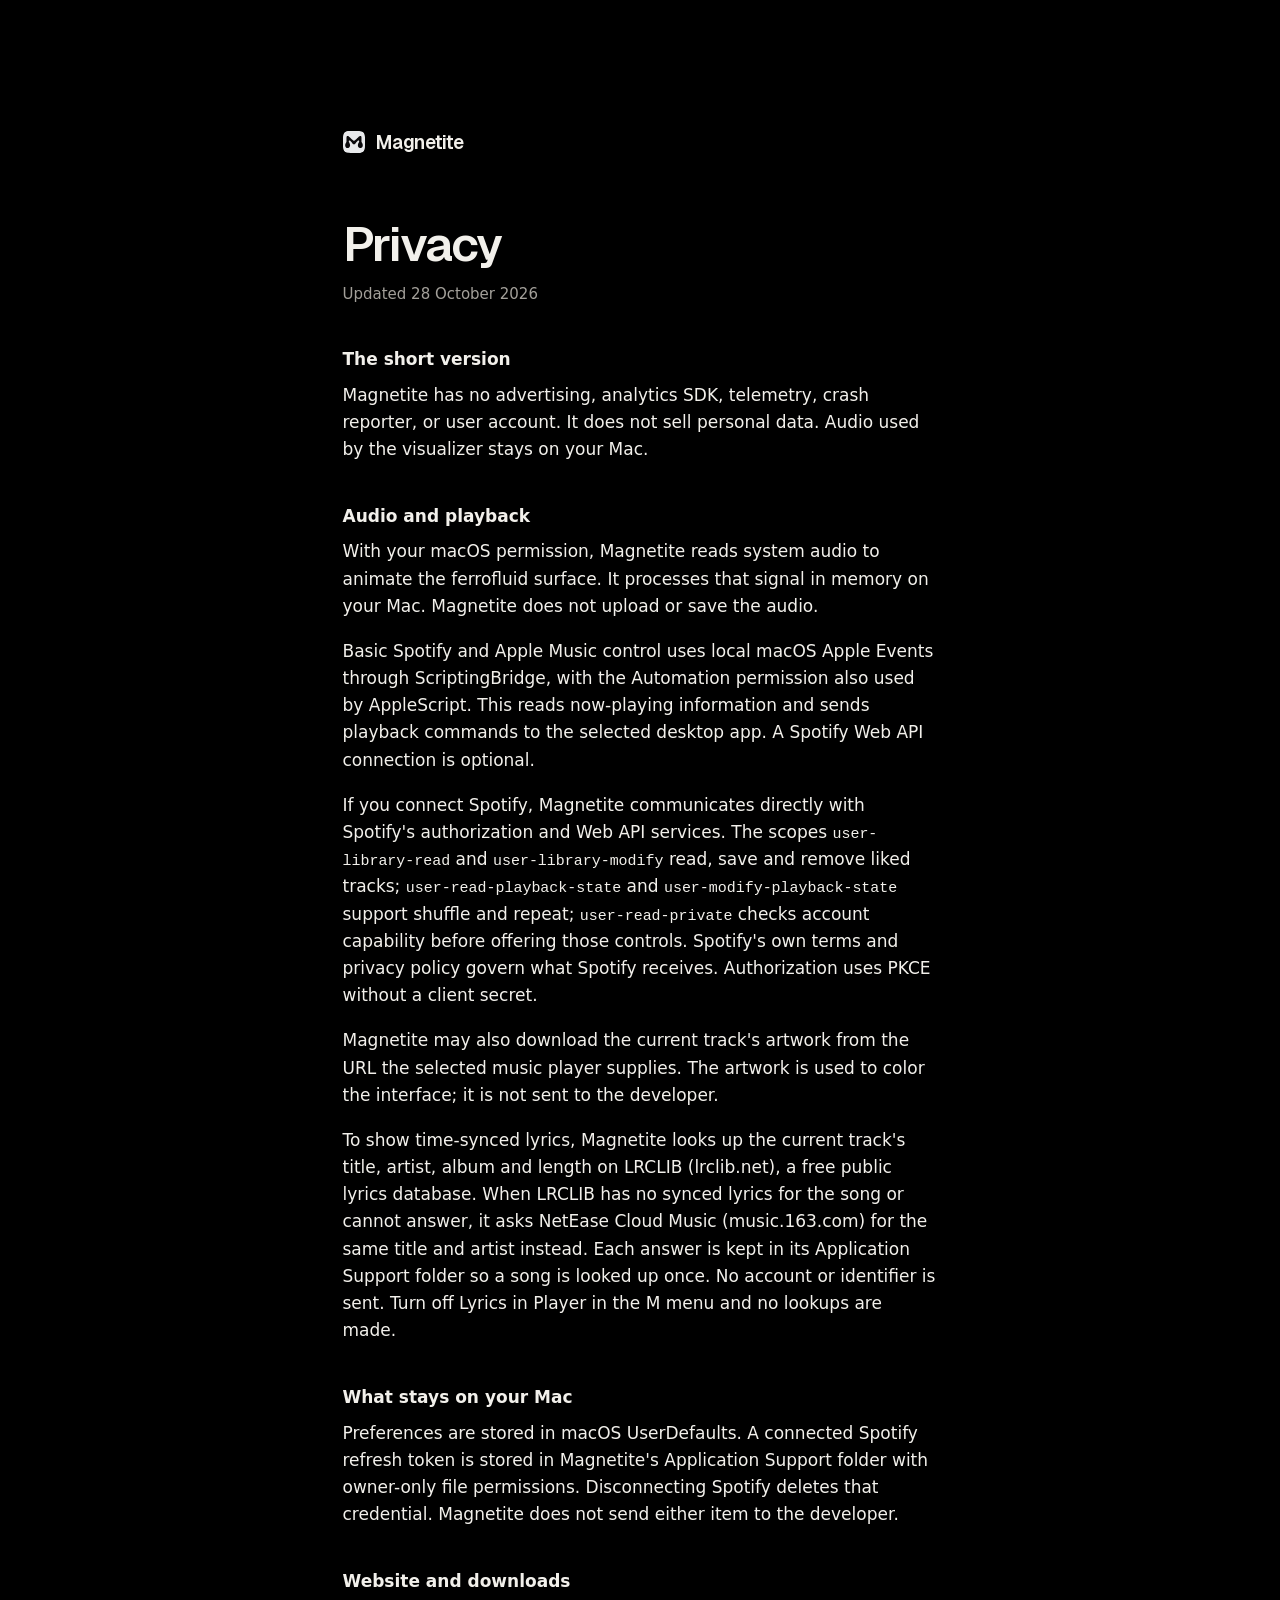
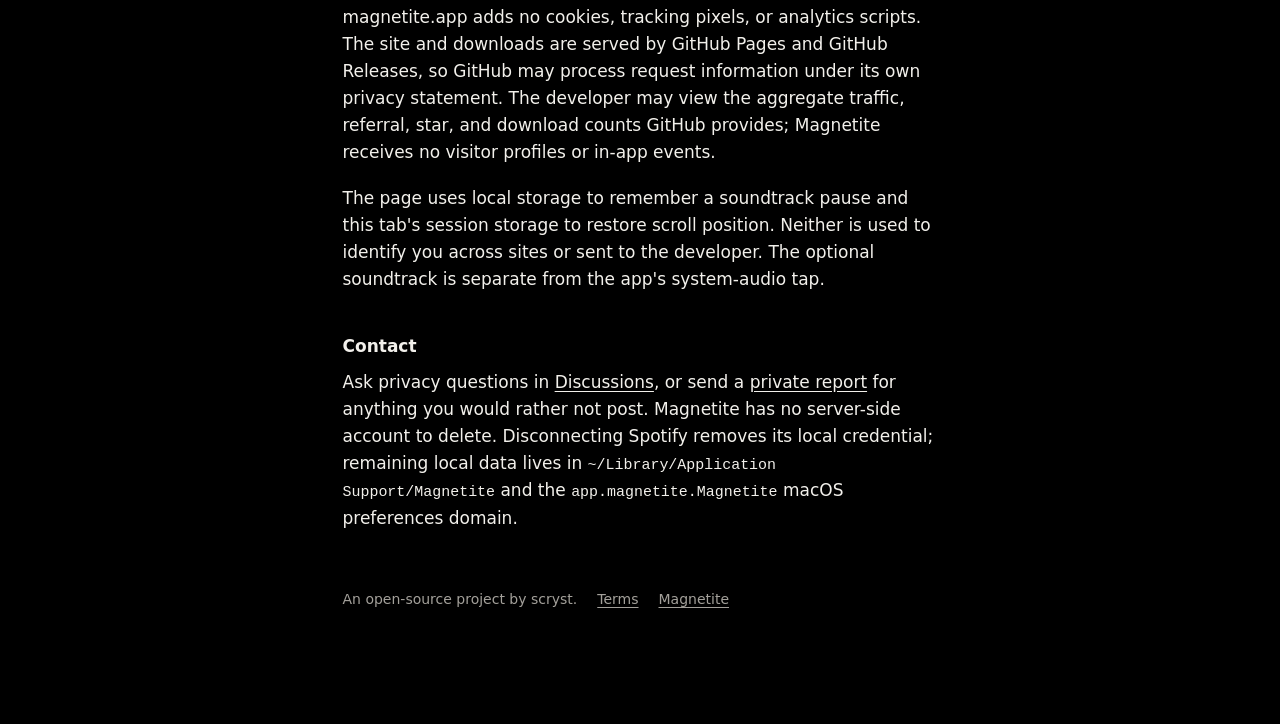
<file: privacy.html>
<!doctype html>
<html lang="en">
<head>
<meta charset="utf-8">
<meta name="viewport" content="width=device-width, initial-scale=1">
<title>Privacy — Magnetite</title>
<meta name="description" content="How the Magnetite macOS music player handles audio, Spotify access, and website data.">
<meta name="robots" content="index, follow">
<link rel="canonical" href="https://magnetite.app/privacy.html">
<link rel="icon" href="favicon.svg" type="image/svg+xml">
<meta property="og:type" content="website">
<meta property="og:site_name" content="Magnetite">
<meta property="og:title" content="Privacy — Magnetite">
<meta property="og:description" content="How the Magnetite macOS music player handles audio, Spotify access, and website data.">
<meta property="og:url" content="https://magnetite.app/privacy.html">
<meta property="og:image" content="https://magnetite.app/og.png?v=51fbaf41f473">
<meta property="og:image:width" content="1200">
<meta property="og:image:height" content="630">
<meta property="og:image:alt" content="Magnetite's player open under a MacBook notch, with black ferrofluid around the notch.">
<meta name="twitter:card" content="summary_large_image">
<meta name="twitter:title" content="Privacy — Magnetite">
<meta name="twitter:description" content="How the Magnetite macOS music player handles audio, Spotify access, and website data.">
<meta name="twitter:image" content="https://magnetite.app/og.png?v=51fbaf41f473">
<meta name="twitter:image:alt" content="Magnetite's player open under a MacBook notch, with black ferrofluid around the notch.">
<link rel="stylesheet" href="css/type.css?v=7d2fe97">
<link rel="stylesheet" href="css/legal.css?v=7d2fe97">
</head>
<body>
<!-- render-check: the code elements are Spotify scopes and file paths, set in mono on purpose. -->
<main class="legal">
  <a class="legal__home" href="./"><img src="favicon.svg" alt="" width="22" height="22">Magnetite</a>
  <h1>Privacy</h1>
  <p class="legal__date">Updated 28 October 2026</p>

  <h2>The short version</h2>
  <p>
    Magnetite has no advertising, analytics SDK, telemetry, crash reporter, or
    user account. It does not sell personal data. Audio used by the visualizer
    stays on your Mac.
  </p>

  <h2>Audio and playback</h2>
  <p>
    With your macOS permission, Magnetite reads system audio to animate the
    ferrofluid surface. It processes that signal in memory on your Mac.
    Magnetite does not upload or save the audio.
  </p>
  <p>
    Basic Spotify and Apple Music control uses local macOS Apple Events through
    ScriptingBridge, with the Automation permission also used by AppleScript.
    This reads now-playing information and sends playback commands to the
    selected desktop app. A Spotify Web API connection is optional.
  </p>
  <p>
    If you connect Spotify, Magnetite communicates directly with Spotify's
    authorization and Web API services. The scopes <code data-render-check-ignore>user-library-read</code>
    and <code data-render-check-ignore>user-library-modify</code> read, save and remove liked tracks;
    <code data-render-check-ignore>user-read-playback-state</code> and <code data-render-check-ignore>user-modify-playback-state</code>
    support shuffle and repeat; <code data-render-check-ignore>user-read-private</code> checks account
    capability before offering those controls. Spotify's own terms and privacy
    policy govern what Spotify receives. Authorization uses PKCE without a
    client secret.
  </p>
  <p>
    Magnetite may also download the current track's artwork from the URL the
    selected music player supplies. The artwork is used to color the interface;
    it is not sent to the developer.
  </p>
  <p>
    To show time-synced lyrics, Magnetite looks up the current track's title,
    artist, album and length on LRCLIB (lrclib.net), a free public lyrics
    database. When LRCLIB has no synced lyrics for the song or cannot answer,
    it asks NetEase Cloud Music (music.163.com) for the same title and artist
    instead. Each answer is kept in its Application Support folder so a song
    is looked up once. No account or identifier is sent. Turn off Lyrics
    in Player in the M menu and no lookups are made.
  </p>

  <h2>What stays on your Mac</h2>
  <p>
    Preferences are stored in macOS UserDefaults. A connected Spotify refresh
    token is stored in Magnetite's Application Support folder with owner-only
    file permissions. Disconnecting Spotify deletes that credential. Magnetite
    does not send either item to the developer.
  </p>

  <h2>Website and downloads</h2>
  <p>
    magnetite.app adds no cookies, tracking pixels, or analytics scripts. The
    site and downloads are served by GitHub Pages and GitHub Releases, so GitHub
    may process request information under its own privacy statement. The
    developer may view the aggregate traffic, referral, star, and download
    counts GitHub provides; Magnetite receives no visitor profiles or in-app
    events.
  </p>
  <p>
    The page uses local storage to remember a soundtrack pause and this tab's
    session storage to restore scroll position. Neither is used to identify
    you across sites or sent to the
    developer. The optional soundtrack is separate from the app's system-audio tap.
  </p>

  <h2>Contact</h2>
  <p>
    Ask privacy questions in
    <a href="https://github.com/scryst/magnetite/discussions" rel="external">Discussions</a>, or send a
    <a href="https://github.com/scryst/magnetite/security/advisories/new" rel="external">private report</a>
    for anything you would rather not post. Magnetite has no
    server-side account to delete. Disconnecting Spotify removes its local
    credential; remaining local data lives in
    <code data-render-check-ignore>~/Library/Application Support/Magnetite</code> and the
    <code data-render-check-ignore>app.magnetite.Magnetite</code> macOS preferences domain.
  </p>

  <p class="legal__foot">
    <span>An open-source project by scryst.</span>
    <a href="terms.html">Terms</a>
    <a href="./">Magnetite</a>
  </p>
</main>
</body>
</html>
</file>
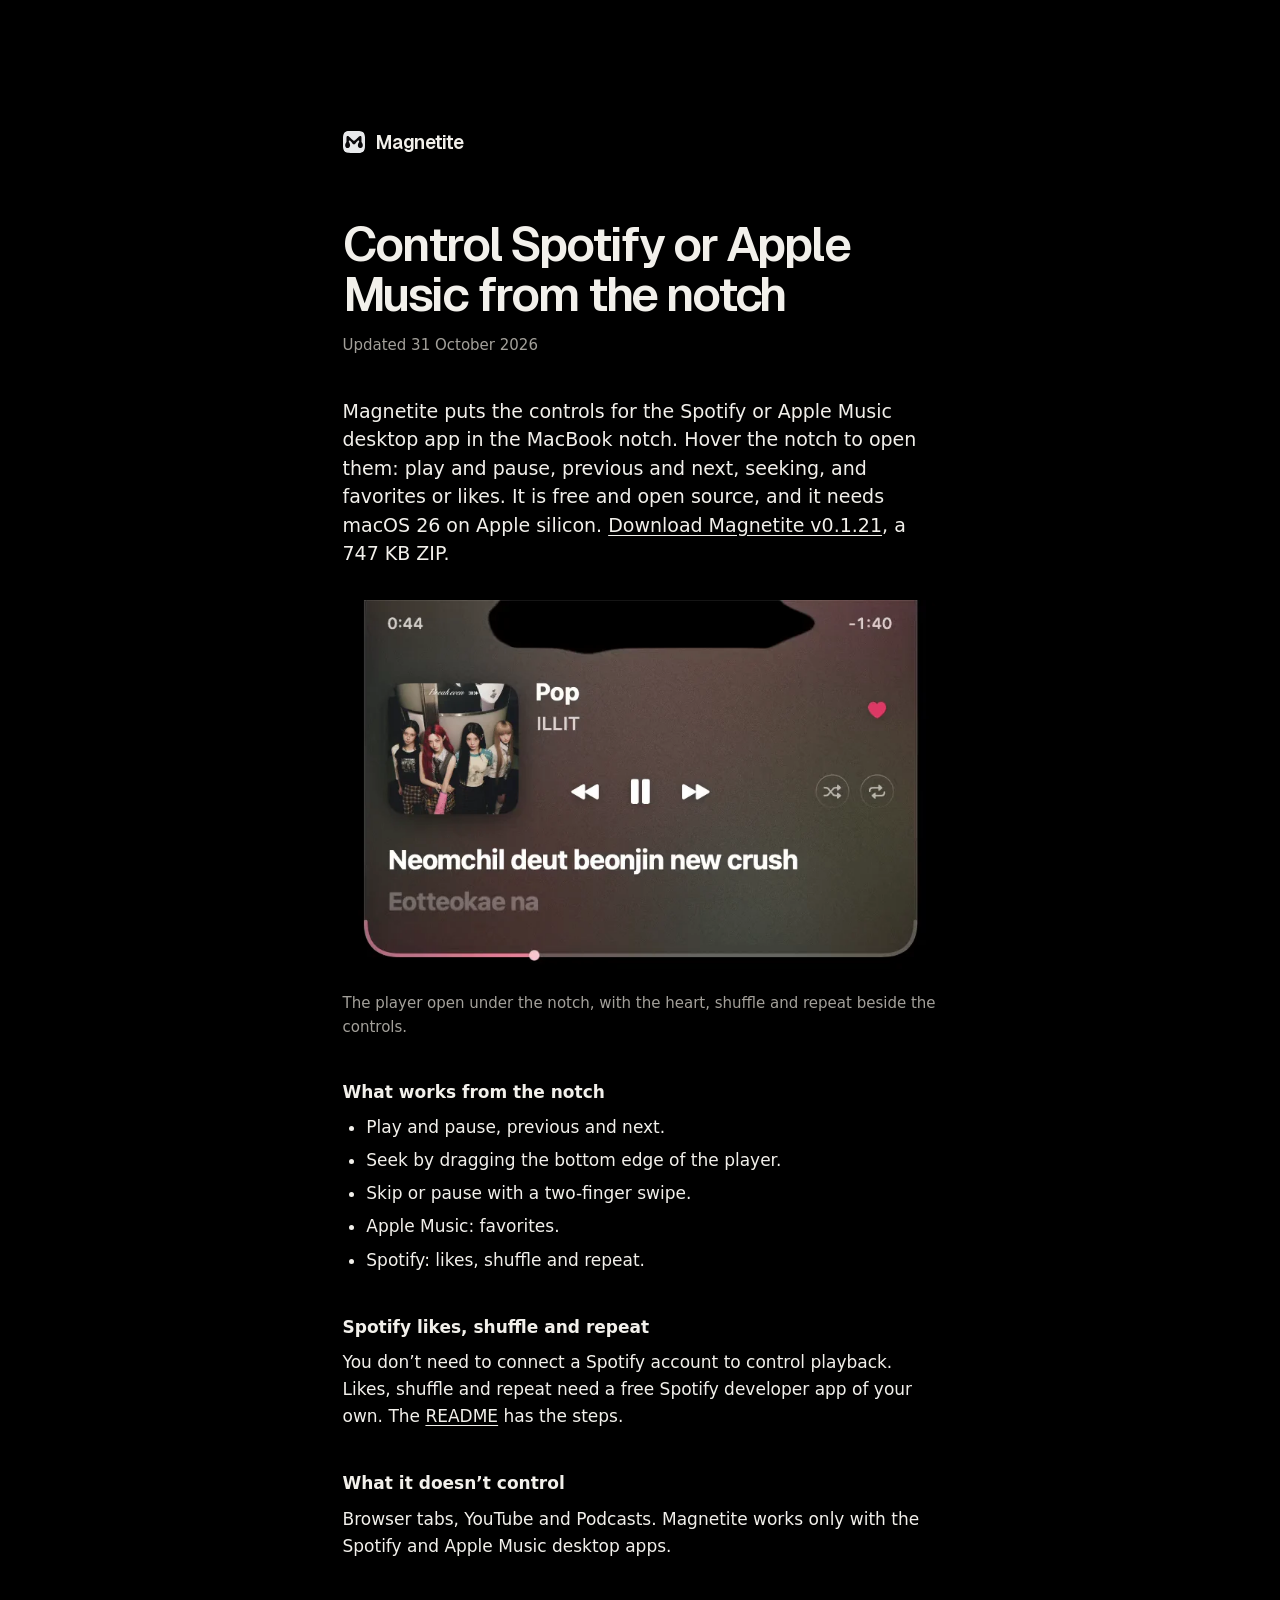
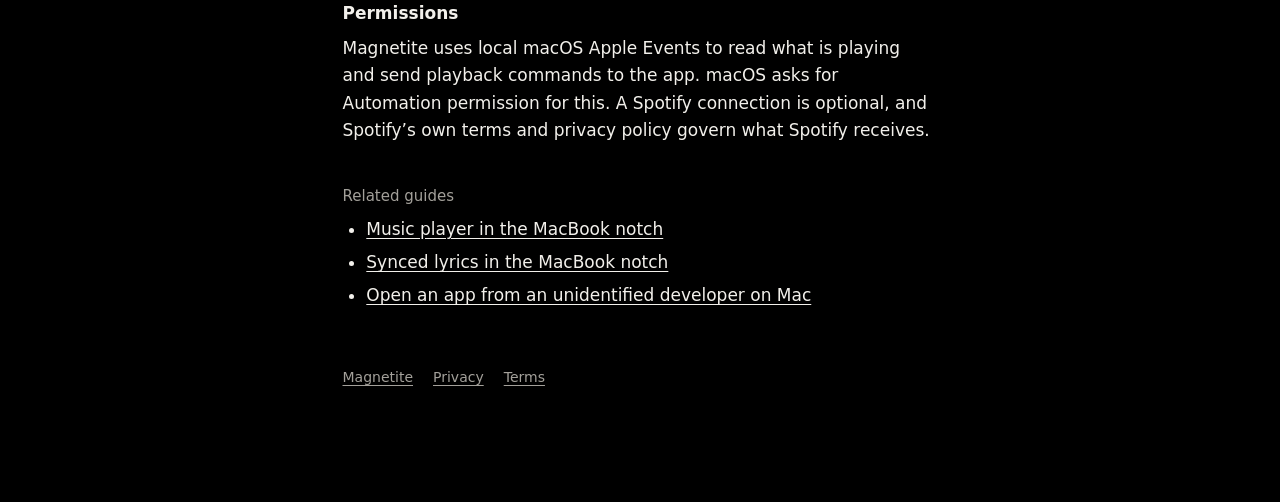
<file: spotify-apple-music-controls-notch.html>
<!doctype html>
<html lang="en">
<head>
<meta charset="utf-8">
<meta name="viewport" content="width=device-width, initial-scale=1">
<title>Control Spotify or Apple Music from the notch — Magnetite</title>
<meta name="description" content="Play, pause, skip and seek Spotify or Apple Music from the MacBook notch with Magnetite. Free and open source. Needs macOS 26 on Apple silicon.">
<meta name="robots" content="index, follow">
<link rel="canonical" href="https://magnetite.app/spotify-apple-music-controls-notch.html">
<link rel="icon" href="favicon.svg" type="image/svg+xml">
<meta property="og:type" content="article">
<meta property="og:site_name" content="Magnetite">
<meta property="og:title" content="Control Spotify or Apple Music from the notch — Magnetite">
<meta property="og:description" content="Play, pause, skip and seek Spotify or Apple Music from the MacBook notch with Magnetite. Free and open source. Needs macOS 26 on Apple silicon.">
<meta property="og:url" content="https://magnetite.app/spotify-apple-music-controls-notch.html">
<meta property="og:image" content="https://magnetite.app/og.png?v=51fbaf41f473">
<meta property="og:image:width" content="1200">
<meta property="og:image:height" content="630">
<meta property="og:image:alt" content="Magnetite's player open under a MacBook notch, with black ferrofluid around the notch.">
<meta name="twitter:card" content="summary_large_image">
<meta name="twitter:title" content="Control Spotify or Apple Music from the notch — Magnetite">
<meta name="twitter:description" content="Play, pause, skip and seek Spotify or Apple Music from the MacBook notch with Magnetite. Free and open source. Needs macOS 26 on Apple silicon.">
<meta name="twitter:image" content="https://magnetite.app/og.png?v=51fbaf41f473">
<meta name="twitter:image:alt" content="Magnetite's player open under a MacBook notch, with black ferrofluid around the notch.">
<script type="application/ld+json">
{
  "@context": "https://schema.org",
  "@type": "WebPage",
  "name": "Control Spotify or Apple Music from the notch",
  "url": "https://magnetite.app/spotify-apple-music-controls-notch.html",
  "description": "Play, pause, skip and seek Spotify or Apple Music from the MacBook notch with Magnetite. Free and open source. Needs macOS 26 on Apple silicon.",
  "datePublished": "2026-10-31",
  "about": { "@type": "SoftwareApplication", "name": "Magnetite", "url": "https://magnetite.app/" }
}
</script>
<link rel="stylesheet" href="css/type.css?v=7d2fe97">
<link rel="stylesheet" href="css/legal.css?v=7d2fe97">
</head>
<body>
<main class="legal" data-guide>
  <a class="legal__home" href="./"><img src="favicon.svg" alt="" width="22" height="22">Magnetite</a>
  <h1>Control Spotify or Apple Music from the notch</h1>
  <p class="legal__date">Updated 31 October 2026</p>

  <p class="legal__lede">Magnetite puts the controls for the Spotify or Apple Music desktop app in the MacBook notch. Hover the notch to open them: play and pause, previous and next, seeking, and favorites or likes. It is free and open source, and it needs macOS 26 on Apple silicon. <a href="https://github.com/scryst/magnetite-releases/releases/download/v0.1.21/Magnetite-0.1.21.zip" rel="external">Download Magnetite v0.1.21</a>, a 747 KB ZIP.</p>

  <figure>
    <img src="media/demo-poster.webp" width="800" height="512" loading="lazy" decoding="async" alt="Magnetite's player under the notch, with the heart, shuffle and repeat beside the previous, pause and next buttons and the seek strip under the song." aria-describedby="controls-caption">
    <figcaption id="controls-caption">The player open under the notch, with the heart, shuffle and repeat beside the controls.</figcaption>
  </figure>

  <h2>What works from the notch</h2>
  <ul>
    <li>Play and pause, previous and next.</li>
    <li>Seek by dragging the bottom edge of the player.</li>
    <li>Skip or pause with a two-finger swipe.</li>
    <li>Apple Music: favorites.</li>
    <li>Spotify: likes, shuffle and repeat.</li>
  </ul>

  <h2>Spotify likes, shuffle and repeat</h2>
  <p>You don’t need to connect a Spotify account to control playback. Likes, shuffle and repeat need a free Spotify developer app of your own. The <a href="https://github.com/scryst/magnetite#faq-and-troubleshooting" rel="external">README</a> has the steps.</p>

  <h2>What it doesn’t control</h2>
  <p>Browser tabs, YouTube and Podcasts. Magnetite works only with the Spotify and Apple Music desktop apps.</p>

  <h2>Permissions</h2>
  <p>Magnetite uses local macOS Apple Events to read what is playing and send playback commands to the app. macOS asks for Automation permission for this. A Spotify connection is optional, and Spotify’s own terms and privacy policy govern what Spotify receives.</p>

  <nav aria-label="Related guides">
    <p>Related guides</p>
    <ul>
      <li><a href="music-player-macbook-notch.html">Music player in the MacBook notch</a></li>
      <li><a href="lyrics-macbook-notch.html">Synced lyrics in the MacBook notch</a></li>
      <li><a href="open-unidentified-developer-mac.html">Open an app from an unidentified developer on Mac</a></li>
    </ul>
  </nav>

  <p class="legal__foot">
    <a href="./">Magnetite</a>
    <a href="privacy.html">Privacy</a>
    <a href="terms.html">Terms</a>
  </p>
</main>
</body>
</html>
</file>
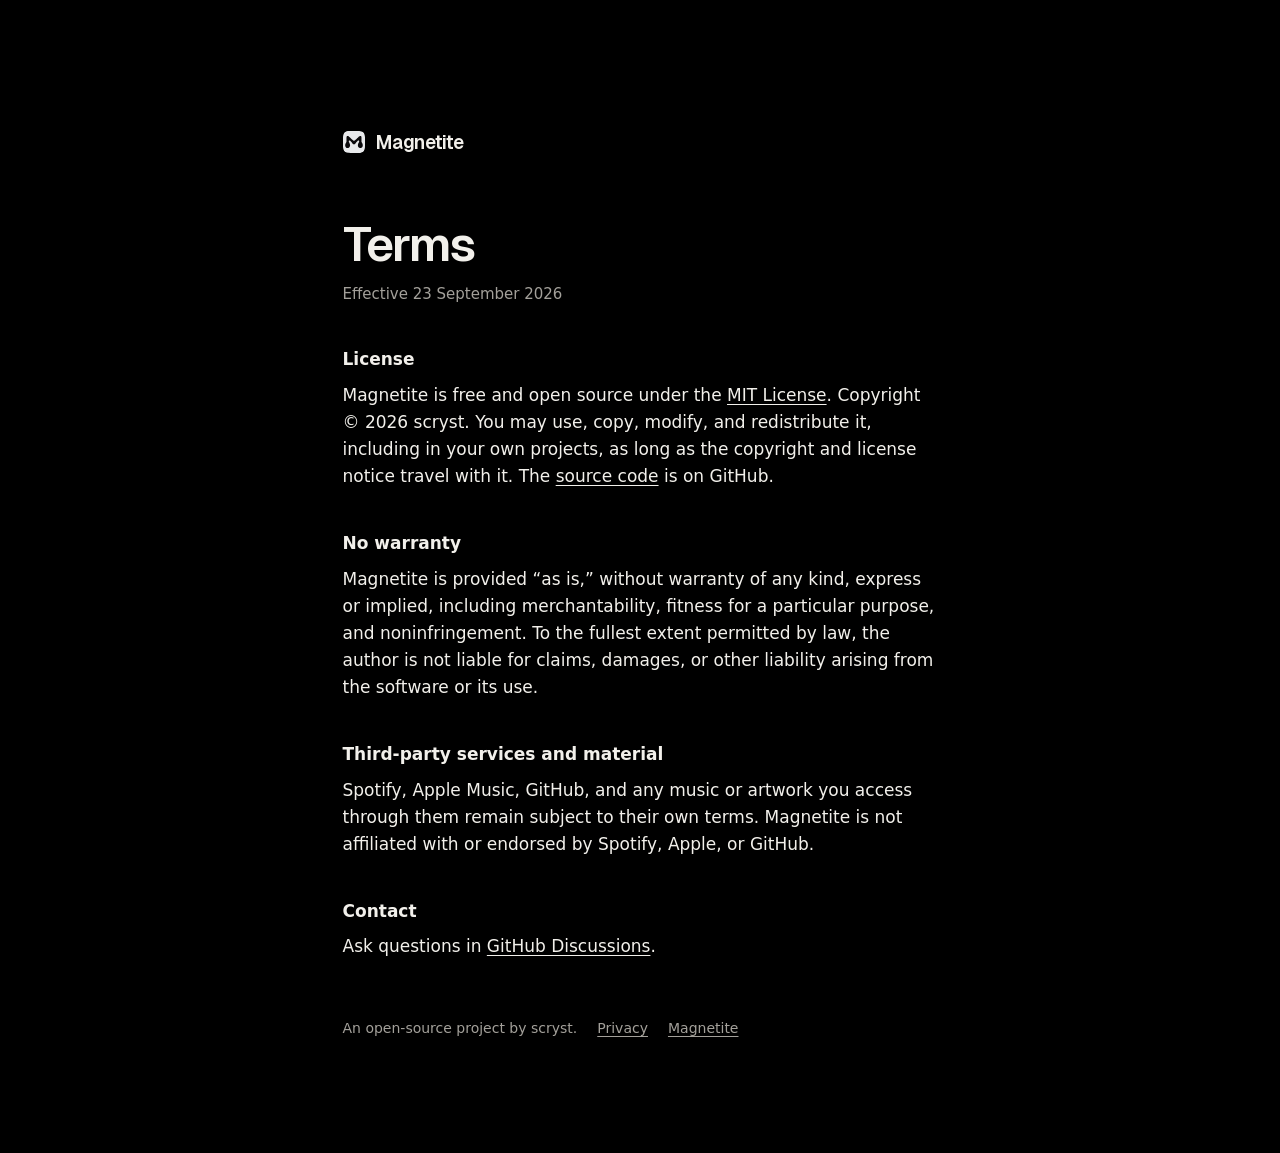
<file: terms.html>
<!doctype html>
<html lang="en">
<head>
<meta charset="utf-8">
<meta name="viewport" content="width=device-width, initial-scale=1">
<title>Terms — Magnetite</title>
<meta name="description" content="Terms for downloading and using the Magnetite macOS music player.">
<meta name="robots" content="index, follow">
<link rel="canonical" href="https://magnetite.app/terms.html">
<link rel="icon" href="favicon.svg" type="image/svg+xml">
<meta property="og:type" content="website">
<meta property="og:site_name" content="Magnetite">
<meta property="og:title" content="Terms — Magnetite">
<meta property="og:description" content="Terms for downloading and using the Magnetite macOS music player.">
<meta property="og:url" content="https://magnetite.app/terms.html">
<meta property="og:image" content="https://magnetite.app/og.png?v=51fbaf41f473">
<meta property="og:image:width" content="1200">
<meta property="og:image:height" content="630">
<meta property="og:image:alt" content="Magnetite's player open under a MacBook notch, with black ferrofluid around the notch.">
<meta name="twitter:card" content="summary_large_image">
<meta name="twitter:title" content="Terms — Magnetite">
<meta name="twitter:description" content="Terms for downloading and using the Magnetite macOS music player.">
<meta name="twitter:image" content="https://magnetite.app/og.png?v=51fbaf41f473">
<meta name="twitter:image:alt" content="Magnetite's player open under a MacBook notch, with black ferrofluid around the notch.">
<link rel="stylesheet" href="css/type.css?v=7d2fe97">
<link rel="stylesheet" href="css/legal.css?v=7d2fe97">
</head>
<body>
<main class="legal">
  <a class="legal__home" href="./"><img src="favicon.svg" alt="" width="22" height="22">Magnetite</a>
  <h1>Terms</h1>
  <p class="legal__date">Effective 23 September 2026</p>

  <h2>License</h2>
  <p>
    Magnetite is free and open source under the
    <a href="https://github.com/scryst/magnetite/blob/main/LICENSE" rel="external">MIT License</a>.
    Copyright © 2026 scryst. You may use, copy, modify, and redistribute it,
    including in your own projects, as long as the copyright and license
    notice travel with it. The
    <a href="https://github.com/scryst/magnetite" rel="external">source code</a>
    is on GitHub.
  </p>

  <h2>No warranty</h2>
  <p>
    Magnetite is provided “as is,” without warranty of any kind, express or
    implied, including merchantability, fitness for a particular purpose, and
    noninfringement. To the fullest extent permitted by law, the author is not
    liable for claims, damages, or other liability arising from the software or
    its use.
  </p>

  <h2>Third-party services and material</h2>
  <p>
    Spotify, Apple Music, GitHub, and any music or artwork you access through
    them remain subject to their own terms. Magnetite is not affiliated with or
    endorsed by Spotify, Apple, or GitHub.
  </p>

  <h2>Contact</h2>
  <p>
    Ask questions in
    <a href="https://github.com/scryst/magnetite/discussions" rel="external">GitHub Discussions</a>.
  </p>

  <p class="legal__foot">
    <span>An open-source project by scryst.</span>
    <a href="privacy.html">Privacy</a>
    <a href="./">Magnetite</a>
  </p>
</main>
</body>
</html>
</file>
<file: css/type.css>
/* Geist, variable weight 100–900, Latin subset, self-hosted. OFL: fonts/OFL-Geist.txt. */
@font-face {
  font-family: 'Geist';
  font-style: normal;
  font-weight: 100 900;
  font-display: swap;
  src: url('../fonts/geist-var-latin.woff2') format('woff2');
}
</file>
<file: css/magnetite.css>
/* Magnetite — night set.
 *
 * The page is the notch's own black. A drawn MacBook carries the screen
 * recording of the running app, and scrolling pushes the camera into its notch
 * until the recording hangs from the top of the window. The liquid in the film
 * is the only thing that moves on its own; everything else answers a scroll.
 * The page has no color of its own; the only color is the recording's, and
 * the light behind the MacBook is baked from its frames. Geist is the display face;
 * the rest is the Mac's own face.
 */

:root {
  color-scheme: dark;
  --bg: #000;
  --ink: #F2F0EB;
  --ink-soft: #A3A09A;
  --line: rgb(242 240 235 / 0.28);

  --display: 'Geist', -apple-system, BlinkMacSystemFont, system-ui, sans-serif;
  --sans: -apple-system, BlinkMacSystemFont, 'SF Pro Text', 'Helvetica Neue', system-ui, sans-serif;
  --mono: ui-monospace, 'SF Mono', SFMono-Regular, Menlo, monospace;

  --gutter: 20px;
  /* The film's width, and the column everything below it keeps. */
  --col: calc(100vw - 2 * var(--gutter));
  --film: 100vw;
  --gap: clamp(88px, 12vw, 168px);

  /* Liquid timing (PRODUCT.md): out quickly, drain eased, never bounce. */
  --pour: 140ms cubic-bezier(0.2, 0.7, 0.2, 1);
  --drain: 400ms cubic-bezier(0.4, 0, 0.2, 1);
}
@media (min-width: 900px) {
  :root { --gutter: 32px; --film: min(1040px, 100vw - 400px); --col: var(--film); }
}

*, *::before, *::after { box-sizing: border-box; }
/* No rubber band: pulled past the top, the light behind the MacBook would end
   at a hard edge over the page's black. */
html { -webkit-text-size-adjust: 100%; background: var(--bg); scroll-behavior: smooth; overscroll-behavior-y: none; }
@media (prefers-reduced-motion: reduce) { html { scroll-behavior: auto; } }

body {
  margin: 0;
  background: var(--bg);
  color: var(--ink);
  font: 400 17px/1.55 var(--sans);
  -webkit-font-smoothing: antialiased;
  overflow-x: clip;
}

a { color: inherit; text-underline-offset: 3px; text-decoration-color: var(--line); transition: text-decoration-color var(--drain); }
a:hover { text-decoration-color: currentColor; transition-duration: 140ms; }
:focus-visible { outline: 2px solid var(--ink); outline-offset: 3px; border-radius: 6px; }
img, video { display: block; max-width: 100%; }
/* The lights spill past the window's sides. Clipped here, not on body: body's
   overflow passes to the viewport, and a phone then widens the page to fit. */
main { overflow-x: clip; }
b { font-weight: 600; }

.skip-link {
  position: fixed; top: 12px; left: 12px; z-index: 100;
  padding: 12px 18px; border-radius: 12px;
  background: var(--ink); color: var(--bg);
  transform: translateY(-300%);
}
.skip-link:focus { transform: none; }

/* The name, top left. It scrolls away on a phone, where the film fills the
   window's width; from 900 px it stays, beside the film like a menu-bar item. */
.masthead { position: absolute; top: 0; left: 0; z-index: 20; padding: 16px var(--gutter); }
.brand {
  display: inline-flex; align-items: center; gap: 10px; min-height: 44px;
  color: var(--ink); text-decoration: none;
  font: 600 20px/1 var(--display); letter-spacing: -0.025em;
}
.brand__mark { width: 28px; height: 20px; }
@media (min-width: 900px) { .masthead { position: fixed; padding-top: 20px; } }

/* The symbol sheet the mark is drawn from takes no room. */
.defs { position: absolute; width: 0; height: 0; overflow: hidden; }

.visually-hidden {
  position: absolute !important;
  width: 1px; height: 1px;
  margin: -1px; padding: 0;
  overflow: hidden;
  clip: rect(0 0 0 0);
  white-space: nowrap;
  border: 0;
}

/* Buttons: one solid pill for the download, outlined for the soundtrack. */
.button {
  display: inline-flex; align-items: center; justify-content: center;
  min-height: 48px; padding: 0 24px; border-radius: 999px;
  background: var(--ink); color: var(--bg);
  font: 600 16px/1 var(--sans); text-decoration: none; white-space: nowrap;
  transition: background-color var(--drain), transform var(--drain);
}
.button:hover { background: #fff; transition-duration: 140ms; }
.button:active { transform: scale(0.97); transition: transform var(--pour); }
.button--big { min-height: 56px; padding: 0 30px; font-size: 18px; }

/* The journey. Without scroll timelines, or under Reduce Motion, it is a still
   page: the pitch, the MacBook, the three gestures and the film's controls. */
.journey__pin {
  position: relative;
  display: grid; gap: 40px;
  width: var(--col); margin: 0 auto; padding-top: 96px;
}
.pitch { max-width: 560px; }
.hero__title {
  margin: 0; max-width: 12ch;
  font: 600 clamp(42px, 5.6vw, 84px)/0.96 var(--display);
  letter-spacing: -0.05em; text-wrap: balance;
}
.pitch__lede { margin: 16px 0 0; max-width: 32ch; color: var(--ink-soft); font-size: clamp(16px, 1.5vw, 20px); line-height: 1.45; }
.pitch__actions { display: flex; flex-wrap: wrap; align-items: center; gap: 12px 28px; margin-top: 24px; }
.pitch__meta { margin: 14px 0 0; color: var(--ink-soft); font-size: 14px; }
.pitch__meta a { position: relative; }
.pitch__meta a::after { content: ''; position: absolute; inset: -12px 0; }

/* The light behind the MacBook: the panel's color for the song on its screen,
   one baked still per song (test/bake-glow.py) that site.js draws into one
   small canvas, faded through its round mask. Still, it sits behind the
   MacBook's place in the grid. */
.glow { position: absolute; grid-area: 2 / 1; inset: -30% -25%; pointer-events: none; }
.glow canvas, .mac__wall canvas { position: absolute; inset: 0; width: 100%; height: 100%; }
.journey__pin > .mac { grid-area: 2 / 1; }

/* Film grain over the whole page, so the black reads as a print, not a void.
   It is one still tile; nothing in it moves. */
body::after {
  content: ''; position: fixed; inset: 0; z-index: 50; pointer-events: none;
  background: url("data:image/svg+xml,%3Csvg xmlns='http://www.w3.org/2000/svg' width='220' height='220'%3E%3Cfilter id='n'%3E%3CfeTurbulence type='fractalNoise' baseFrequency='.85' numOctaves='2' stitchTiles='stitch'/%3E%3CfeColorMatrix values='0 0 0 0 1 0 0 0 0 1 0 0 0 0 1 0 0 0 2.2 -0.9'/%3E%3C/filter%3E%3Crect width='100%25' height='100%25' filter='url(%23n)'/%3E%3C/svg%3E") 0 0 / 220px 220px;
  opacity: 0.09;
}

/* The MacBook Pro 14-inch (M5), from Apple's own numbers: the lid is 312.6 mm
   wide and the screen 302.5 × 196.4 mm (3024 × 1964 pixels), so the glass border
   is 3.5 mm inside a thin aluminum edge. The notch is 185 × 32 of the screen's
   1512 × 982 points, with 9-point corners. The base is 221.2 mm deep and 10.5 mm
   thick at the front. The deck's parts are measured off Apple's top-down store
   photo of the 14-inch (the body is 1298 px there): grilles 4.4 wide and 33.9
   tall, the keys in a black well 89.4 × 36.2, the trackpad 41.4 × 25.9, the
   front scoop 17 wide. Lengths are in cqw, hundredths of the lid, so it is to
   scale at any size. It is built in 3D: front on and without a camera (Reduce
   Motion), the deck is edge-on and only the lid and the base's front show.
   The recording is 400 × 256 points from the top of the screen, centered,
   so its notch lands exactly on the drawn one. */
.mac {
  /* A grayscale riso print: one light ink, shaded only by the size of its
     halftone dots, with the speckled dropout of a drum print. The recording
     on the screen is the one thing not printed. */
  --ink: #c4c4c4; --dot: max(0.72cqw, 2.6px);
  --grit: url("data:image/svg+xml,%3Csvg xmlns='http://www.w3.org/2000/svg' width='180' height='180'%3E%3Cfilter id='g'%3E%3CfeTurbulence type='fractalNoise' baseFrequency='.7' numOctaves='2' stitchTiles='stitch'/%3E%3CfeColorMatrix values='0 0 0 0 0 0 0 0 0 0 0 0 0 0 0 3.4 0 0 0 -1.05'/%3E%3C/filter%3E%3Crect width='100%25' height='100%25' filter='url(%23g)'/%3E%3C/svg%3E") 0 0 / 180px 180px;
  --ht-10: radial-gradient(circle, var(--ink) calc(var(--dot) * .10), transparent calc(var(--dot) * .10 + .6px)) 0 0 / var(--dot) var(--dot);
  --ht-14: radial-gradient(circle, var(--ink) calc(var(--dot) * .14), transparent calc(var(--dot) * .14 + .6px)) 0 0 / var(--dot) var(--dot);
  --ht-22: radial-gradient(circle, var(--ink) calc(var(--dot) * .22), transparent calc(var(--dot) * .22 + .6px)) 0 0 / var(--dot) var(--dot);
  --ht-28: radial-gradient(circle, var(--ink) calc(var(--dot) * .28), transparent calc(var(--dot) * .28 + .6px)) 0 0 / var(--dot) var(--dot);
  --ht-36: radial-gradient(circle, var(--ink) calc(var(--dot) * .36), transparent calc(var(--dot) * .36 + .6px)) 0 0 / var(--dot) var(--dot);
  --ht-42: radial-gradient(circle, var(--ink) calc(var(--dot) * .42), transparent calc(var(--dot) * .42 + .6px)) 0 0 / var(--dot) var(--dot);
  --deep: 70.76cqw; --thick: 3.35cqw; --lidt: 1.5cqw;
  position: relative; width: min(100%, 880px); margin: 0 auto 4cqw;
  container-type: inline-size; transform-style: preserve-3d;
}
.mac__lid {
  position: relative; transform-style: preserve-3d; transform-origin: 50% 100%;
  padding: 1.615cqw 1.615cqw 3.8cqw;
  border-radius: 2.25cqw 2.25cqw 0.8cqw 0.8cqw;
  background: #000;
}
/* The lid's metal rim, a pixel above its face like the screen, so the camera
   fades it out without the lid being drawn again on every frame. */
.mac__lid::after {
  content: ''; position: absolute; inset: 0; border-radius: inherit; pointer-events: none;
  box-shadow: inset 0 0 0 0.4cqw #8a8a8a, inset 0 0 0 calc(0.4cqw + 1px) #000;
  transform: translateZ(1px);
}
.mac__edge, .mac__back, .mac__base > * { position: absolute; }
.mac__edge--top {
  left: 2cqw; right: 2cqw; top: calc(var(--lidt) * -1); height: var(--lidt);
  transform-origin: 50% 100%; transform: rotateX(90deg);
  background: var(--ink); mask: var(--grit);
}
.mac__edge--left, .mac__edge--right { top: 2cqw; bottom: 0.6cqw; width: var(--lidt); background: var(--ht-28); mask: var(--grit); }
.mac__edge--left { left: calc(var(--lidt) * -1); transform-origin: 100% 50%; transform: rotateY(-90deg); }
.mac__edge--right { left: 100%; transform-origin: 0 50%; transform: rotateY(90deg); }
.mac__back {
  inset: 0; border-radius: inherit; background: #000;
  transform: translateZ(calc(var(--lidt) * -1)) rotateY(180deg);
}
.mac__screen {
  position: relative; overflow: hidden;
  aspect-ratio: 1512 / 982;
  border-radius: 0.64cqw 0.64cqw 0 0;
  background: #000;
  /* A pixel above the lid's face. In the same plane, Chrome orders the screen and
     the lid by rounding noise, and at some scroll positions half the screen goes
     behind the lid's black for a frame. */
  transform: translateZ(1px);
}
/* The desktop: the song's cover, as the app's expanded card draws it, a field of
   the sleeve's own colors (test/bake-glow.py) that never holds still. site.js
   turns two copies against each other at unrelated rates while the whole
   swells, so the colors keep folding through each other like ink in water, and
   draws them at the stills' own size, 160 px, into one canvas the screen
   stretches. As the page's own layers, turning and wider than the screen, the
   copies and the lights came to 360 MB on a phone (412 wide), past what Android
   Chrome keeps drawn: it dropped their tiles mid-scroll, blocks of the screen
   and the light blinking out (10-30). Dark under the menu bar, so the
   recording's panel stays the brightest thing up there. */
.mac__wall { position: absolute; inset: 0; pointer-events: none; background: #000; }
.mac__wall::after { content: ''; position: absolute; inset: 0; background: linear-gradient(#000 9%, rgba(0, 0, 0, 0.6) 24%, rgba(0, 0, 0, 0.1) 58%, transparent 80%); }
/* lighten: the recording's black is the bare screen, so the desktop shows through it. */
.mac__film { position: absolute; top: 0; left: 36.772%; width: 26.455%; height: auto; background: #000; mix-blend-mode: lighten; }
/* The gestures' loops show only on the journey, over the film, each as it is named. */
.mac__move, .pad { display: none; }
.mac__notch {
  position: absolute; top: 0; left: 43.88%; width: 12.24%; height: 3.26%;
  border-radius: 0 0 0.58cqw 0.58cqw;
  background: #000;
}
/* The base hangs from the hinge line: the deck lies flat toward the viewer,
   the sides and the front edge drop the base's thickness below it. */
.mac__base { position: absolute; left: 0; right: 0; top: 100%; height: 0; transform-style: preserve-3d; }
.mac__deck {
  left: 0; top: 0; width: 100cqw; height: var(--deep);
  /* A pixel above the faces it meets: sharing their edge exactly, Chrome drops
     part of the front edge while the camera turns. */
  transform-origin: 50% 0; transform: rotateX(90deg) translateZ(1px);
  border-radius: 1.6cqw;
  background: var(--ht-36); mask: var(--grit);
  display: grid; grid-template-columns: 4.4cqw 89.4cqw 4.4cqw; column-gap: 0.3cqw;
  justify-content: center; align-content: start; padding-top: 5.55cqw;
}
.mac__grille {
  margin-top: 1.3cqw; height: 33.9cqw;
  background: var(--ht-10), #000;
}
.mac__keys {
  display: grid; grid-auto-rows: 5.08cqw; row-gap: 0.93cqw;
  padding: 0.46cqw 1.05cqw 0.6cqw; border-radius: 1.2cqw; background: #000;
}
.mac__keys div { display: flex; gap: 0.92cqw; }
/* A key n units wide also spans the n - 1 gaps it covers, as on the real board. */
.mac__keys i {
  --u: 1; flex: var(--u) var(--u) calc((var(--u) - 1) * 0.92cqw); border-radius: 0.55cqw;
  background: var(--ht-10), #000;
}
.mac__keys .k125 { --u: 1.25; } .mac__keys .k15 { --u: 1.5; }
.mac__keys .k175 { --u: 1.75; } .mac__keys .k225 { --u: 2.25; }
.mac__keys .k5 { --u: 5; }
.mac__keys .kud { background: linear-gradient(transparent 44%, #000 44% 56%, transparent 56%), var(--ht-10), #000; }
.mac__pad {
  grid-column: 1 / -1; justify-self: center; margin-top: 1.45cqw;
  width: 41.4cqw; height: 25.9cqw; border-radius: 1.2cqw;
  background: var(--ht-22), #000;
  box-shadow: inset 0 0 0 0.15cqw var(--ink);
}
.mac__side { top: 0; width: var(--deep); height: var(--thick); background: var(--ht-14); mask: var(--grit); }
.mac__side--left { left: 0; transform-origin: 0 50%; transform: rotateY(-90deg); }
.mac__side--right { right: 0; transform-origin: 100% 50%; transform: rotateY(90deg); }
/* The front edge, with the scoop that lifts the lid and two of the four feet. */
.mac__front {
  left: 0; top: 0; width: 100cqw; height: var(--thick);
  transform: translateZ(var(--deep));
  border-radius: 0.3cqw 0.3cqw 1.6cqw 1.6cqw;
  background: var(--ht-22); mask: var(--grit);
  box-shadow: inset 0 0.25cqw 0 var(--ink);
}
.mac__front::before {
  content: ''; position: absolute; top: 0; left: 41.5cqw; width: 17cqw; height: 1.3cqw;
  border-radius: 0 0 1cqw 1cqw / 0 0 1.3cqw 1.3cqw;
  background: #000;
}
.mac__front::after {
  content: ''; position: absolute; top: 100%; left: 5.6cqw; right: 5.6cqw; height: 0.4cqw;
  background: linear-gradient(to right, #111113 0 6.5cqw, transparent 6.5cqw calc(100% - 6.5cqw), #111113 0);
}

/* Three gestures, the same weight: none of them is the main one. */
.moves { list-style: none; margin: 0; padding: 0; display: grid; gap: 20px; }
.moves li { color: var(--ink-soft); font: 500 clamp(22px, 2.4vw, 32px)/1.15 var(--display); letter-spacing: -0.03em; }
.moves b { color: var(--ink); font-weight: 600; }
@media (min-width: 720px) { .moves { grid-template-columns: repeat(3, minmax(0, 1fr)); gap: 32px; } }

.stage__foot { display: flex; align-items: center; gap: 8px; }
.sound {
  display: inline-flex; align-items: center; gap: 9px;
  min-height: 44px; padding: 0 18px 0 15px; border-radius: 999px;
  border: 1.5px solid var(--line); background: #000; color: var(--ink);
  font: 600 15px/1 var(--sans); cursor: pointer;
  transition: border-color var(--drain), background-color var(--drain), color var(--drain);
}
.sound svg { width: 16px; height: 16px; fill: currentColor; }
.sound:hover { border-color: var(--ink); transition-duration: 140ms; }
.sound[aria-pressed="true"] { background: var(--ink); border-color: var(--ink); color: var(--bg); }
.quiet {
  min-height: 44px; padding: 0 12px; border: 0; border-radius: 999px; background: none;
  color: var(--ink-soft); font: 500 15px/1 var(--sans); cursor: pointer;
  transition: color var(--drain);
}
.quiet:hover { color: var(--ink); transition-duration: 140ms; }

/* The camera. The section is the scroll it takes; its pin holds the window.
   The MacBook is laid out at the size where its recording is the film's width
   with the notch at the top of the window, and starts scaled down to fit beside
   the pitch (under it on a phone). Scrolling eases it up to full size about the
   notch while the pitch lifts away, then names the gestures one at a time. */
@supports (animation-timeline: view()) {
  @media (prefers-reduced-motion: no-preference) {
    .journey {
      /* Pushed in, the film, the gesture under it and the film's controls are
         one group, centered in the window: --stack is what sits under the
         film, and the film gives up width before the group leaves the window. */
      --stack: 180px;
      --fh: min(var(--film) / 1.5625, 100svh - var(--stack) - 80px);
      --fw: calc(var(--fh) * 1.5625);
      --top: calc((100svh - var(--fh) - var(--stack)) / 2);
      --macw: calc(var(--fw) * 1.9531);
      /* The take is 400 points, so on this lid it is half the film's width;
         the camera ends --zoom times closer than the lid's own size, which
         costs nothing to draw where a lid twice as large halved the frame rate. */
      --zoom: 2;
      --s0: 0.32;
      --w0: calc(var(--macw) * var(--s0));
      --x0: calc(var(--w0) * 0.057);
      --y0: calc(76px + var(--w0) * 0.02);
      /* The camera dollies in from --z0 rather than scaling the picture, its
         eye on the notch the whole way, so the deck is seen from above and
         nothing shears. The MacBook starts turned and its lid tipped back. */
      --p: calc(var(--macw) * 2.4);
      --z0: calc(var(--p) * (1 - 1 / var(--s0)));
      --rx0: 10deg; --ry0: -20deg; --lid0: 14deg;
      height: 340svh;
      view-timeline: --journey block;
    }
    .journey__pin {
      position: sticky; top: 0;
      display: block; width: auto; height: 100svh; margin: 0; padding: 0;
      overflow: clip;
    }
    /* Pushed in, the screen's light falls to the page's black toward the floor:
       the gesture reads on black, and the pin leaves no edge as the page moves on. */
    .journey__pin::after {
      content: ''; position: absolute; inset: 0; pointer-events: none;
      background: linear-gradient(transparent 52%, rgb(0 0 0 / 0.7) 72%, #000 94%);
      animation: dusk linear both;
      animation-timeline: --journey;
      animation-range: contain 22.5% contain 36%;
    }
    .pitch, .moves, .stage__foot { z-index: 1; }
    .mac {
      position: absolute; top: var(--top); left: 50%;
      width: var(--macw); max-width: none;
      margin: calc(var(--macw) * -0.01615) 0 0 calc(var(--macw) / -2);
      transform-origin: 50% calc(var(--macw) * 0.01615);
      animation: push ease-in-out both;
      animation-timeline: --journey;
      animation-range: contain 0% contain 39%;
    }
    /* The light is behind the MacBook while it is an object in the room, and
       goes out as the camera reaches its screen, where the film's own black
       has to meet the page's. */
    .glow {
      inset: auto; left: calc(50% + var(--x0)); top: calc(var(--y0) + var(--w0) * 0.36);
      width: calc(var(--w0) * 3); height: calc(var(--w0) * 2.1);
      translate: -50% -50%;
      animation: glow-out linear both, gone linear both;
      animation-timeline: --journey;
      animation-range: contain 4.5% contain 22.5%;
    }
    /* Close up, the desktop's colors drain to gray, so the player is the one
       color in the window. */
    .mac__wall {
      animation: gray linear both;
      animation-timeline: --journey;
      animation-range: contain 6% contain 30%;
    }
    /* Once the camera faces the screen, the base falls away into the dark. It
       starts by 17%: seen edge-on near the hinge, the deck's halftone and grit
       mask crawl in the margin strip while scrolling (flickercheck, Chrome GPU,
       1280x800@1: 12 hotspots with a 21% start, 8 at 18%, 0 at 17%). */
    .mac__base > * {
      animation: fade linear both, soften linear both, gone linear both;
      animation-timeline: --journey;
      animation-range: contain 17% contain 30.5%, contain 6% contain 22%, contain 17% contain 30.5%;
    }
    /* The lid's metal rim and edges go first, before the camera brings its
       top edge into the margin over the film, and so on a tall phone no chin
       is left floating under the screen. */
    .mac__edge, .mac__lid::after {
      animation: fade linear both, gone linear both;
      animation-timeline: --journey;
      animation-range: contain 13.5% contain 24%;
    }
    .mac__lid {
      animation: hinge ease-in-out both;
      animation-timeline: --journey;
      animation-range: contain 0% contain 30%;
    }
    .pitch {
      position: absolute; left: var(--gutter); right: var(--gutter);
      top: calc(var(--y0) + var(--w0) + 16px);
      /* Hidden only while the camera holds the window, so past the journey the
         headline and its button are back for the keyboard and screen readers.
         One animation does both: two on the same properties can't be composited
         together, and the headline trailed the camera. */
      animation: pitch linear both, gone linear both, seen linear forwards;
      animation-timeline: --journey;
      animation-range: contain 0% exit 100%, contain 0% contain 13.5%, exit 99% exit 100%;
    }
    .moves {
      position: absolute; left: 50%; width: var(--col); margin-left: calc(var(--col) / -2);
      top: calc(var(--top) + var(--fh) + 40px);
      display: block; text-align: center;
    }
    .moves li {
      position: absolute; inset: 0 0 auto; max-width: none;
      font-size: clamp(30px, 4.2vw, 56px); color: var(--ink-soft);
      animation: say linear both, said linear both;
      animation-timeline: --journey;
    }
    /* They take turns: each has gone before the next comes, never two at once. */
    .moves li:nth-child(1) { animation-range: contain 37.5% contain 60%; }
    .moves li:nth-child(2) { animation-range: contain 60% contain 82%; }
    .moves li:nth-child(3) { animation: say-last linear both, seen linear both; animation-timeline: --journey; animation-range: contain 82% contain 96%; }
    /* Each gesture's loop comes in over the last as its line is said and holds
       until the next is in, so the screen is never bare; the film goes with the
       first and stays, unless its sound is on (site.js sets data-sound). */
    .mac__move {
      display: block;
      animation: move linear both, said linear both;
      animation-timeline: --journey;
    }
    .mac__move:nth-of-type(2) { animation-range: contain 37.5% contain 65.5%; }
    .mac__move:nth-of-type(3) { animation-range: contain 60% contain 87.5%; }
    .mac__move:nth-of-type(4) { animation: move-last linear both, seen linear both; animation-timeline: --journey; animation-range: contain 82% contain 96%; }
    [data-demo] {
      animation: fade linear both, gone linear both;
      animation-timeline: --journey;
      animation-range: contain 37.5% contain 43%;
    }
    [data-sound] [data-demo] { animation: none; }
    [data-sound] .mac__move { display: none; }
    /* A trackpad beside Swipe, its two fingers moved by site.js in step with the loop. */
    .pad {
      display: inline-block; width: 1.5em; height: 0.94em; margin-right: 0.3em; vertical-align: -0.1em;
      fill: none; stroke: currentColor; stroke-width: 2;
    }
    .pad circle { fill: var(--ink); stroke: none; transition: opacity 120ms; }
    /* The film's controls close the group, and come in with the film. */
    .stage__foot {
      position: absolute; left: var(--gutter); right: var(--gutter); bottom: var(--top);
      justify-content: center;
      animation: lift linear both reverse, gone linear both reverse;
      animation-timeline: --journey;
      animation-range: contain 36% contain 42%;
    }
  }
  @media (prefers-reduced-motion: no-preference) and (min-width: 900px) {
    .journey {
      --s0: 0.31; --rx0: 16deg; --ry0: -22deg;
      --x0: calc(50vw - var(--gutter) - var(--w0) * 0.597);
      --y0: calc(50svh - var(--w0) * 0.445);
    }
    .pitch { top: 50%; right: auto; width: min(40vw, 600px); translate: 0 -50%; }
    /* Each gesture on one line across the window, not wrapped to the film's
       width: --stack holds one line. */
    .moves { left: var(--gutter); right: var(--gutter); width: auto; margin-left: 0; }
    .moves li { font-size: clamp(30px, min(4.2vw, 6.4svh), 56px); text-wrap: balance; }
  }
  @media (prefers-reduced-motion: no-preference) and (min-width: 900px) and (max-height: 760px) {
    .journey { --s0: 0.27; }
  }
}
/* The camera's eye is in the MacBook's own transform, on the notch the whole way,
   so the MacBook is always looked at square on. The eye was the pin's
   perspective-origin, which a phone animates on the page's thread: behind the
   camera's move whenever that thread was busy, and the MacBook jumped. */
@keyframes push {
  from {
    transform: translate(var(--x0), calc(var(--y0) - var(--top))) perspective(var(--p))
      translateZ(var(--z0)) rotateX(calc(var(--rx0) * -1)) rotateY(var(--ry0));
  }
  /* A dolly, not a scale: perspective p / (p - z) is --zoom. */
  to {
    transform: translate(0, 0) perspective(var(--p))
      translateZ(calc(var(--p) * (1 - 1 / var(--zoom)))) rotateX(0deg) rotateY(0deg);
  }
}
/* Every move on the journey is opacity, transform or filter, which the phone's
   compositor draws in step with the scroll. Visibility can't be: a keyframe with
   it moves the whole animation to the page's thread, and on a phone the words
   showed a whole range behind the camera (10-30). So what hides is hidden by its
   own animation, which only flips at the end of the range, where it is already
   out of sight. */
@keyframes gone {
  to { visibility: hidden; }
}
@keyframes seen {
  from { visibility: hidden; }
  to { visibility: visible; }
}
@keyframes said {
  0%, 100% { visibility: hidden; }
  50% { visibility: visible; }
}
@keyframes glow-out {
  to { opacity: 0; transform: scale(1.5); }
}
/* Both filters are on from the top of the journey, at zero: a filter that starts
   partway down changes how a phone builds the layer, and it redraws it mid-scroll. */
@keyframes gray {
  from { filter: grayscale(0); }
  to { filter: grayscale(1); }
}
@keyframes fade {
  to { opacity: 0; }
}
/* The deck's halftone is finer than the pixels it lands on once the camera sees
   it edge-on, and the compositor samples without mipmaps, so it would crawl as
   moire. Blurring the print first, as the deck foreshortens, leaves its tone. */
@keyframes soften {
  from { filter: blur(0); }
  to { filter: blur(3px); }
}
@keyframes dusk {
  from { opacity: 0; }
}
@keyframes hinge {
  from { transform: rotateX(var(--lid0)); }
  to { transform: none; }
}
@keyframes lift {
  to { opacity: 0; transform: translateY(-24px); }
}
@keyframes pitch {
  contain 13.5%, exit 99% { opacity: 0; transform: translateY(-24px); }
}
@keyframes say {
  0% { opacity: 0; transform: translateY(16px); }
  25%, 75% { opacity: 1; transform: none; }
  100% { opacity: 0; transform: translateY(-16px); }
}
@keyframes move {
  0% { opacity: 0; }
  20%, 100% { opacity: 1; }
}
@keyframes move-last {
  0% { opacity: 0; }
  40%, 100% { opacity: 1; }
}
@keyframes say-last {
  0% { opacity: 0; transform: translateY(16px); }
  40%, 100% { opacity: 1; transform: none; }
}

/* What's in it, filmed: the liquid up close, two clips and the four colors, each a stage of its own
   with the line that names it over the clip that shows it, then the rest in the
   gestures' voice. The clips are the recording's own black, so they sit on the
   page as screens, with their light around them. */
.tour { width: var(--col); margin: var(--gap) auto 0; display: grid; gap: clamp(120px, 15vw, 200px); }
.shot { margin: 0; display: grid; justify-items: center; text-align: center; }
.shot figcaption { color: var(--ink-soft); font-size: clamp(17px, 1.5vw, 19px); }
.shot figcaption b {
  display: block; margin-bottom: 18px;
  color: var(--ink); font: 600 clamp(40px, 5.6vw, 76px)/1 var(--display); letter-spacing: -0.05em; text-wrap: balance;
}
.shot figcaption span { display: block; max-width: 44ch; margin: 0 auto; text-wrap: balance; }
.shot__media, .tints { width: 100%; margin-top: clamp(40px, 5vw, 64px); }
.shot__media { position: relative; isolation: isolate; }
.shot--liquid .shot__media { max-width: 880px; }
.shot--lyrics .shot__media { max-width: 720px; }
.shot--closed .shot__media { max-width: 640px; }
.shot__media::before {
  content: ''; position: absolute; inset: -28% -18%; z-index: -1; pointer-events: none;
  background: 0 0 / 100% 100% no-repeat;
  /* The glows are opaque color; their round falloff is the hero's shared mask. */
  -webkit-mask: url(../media/glow-mask.webp) 0 0 / 100% 100% no-repeat;
  mask: url(../media/glow-mask.webp) 0 0 / 100% 100% no-repeat;
}
.shot__media--pop::before { background-image: url(../media/glow-pop.webp); inset: -70% -12%; }
.shot__media--hush::before { background-image: url(../media/glow-hush.webp); }
.shot__media--artdeco::before { background-image: url(../media/glow-artdeco.webp); inset: -160% -12%; }
.shot video { width: 100%; height: auto; border-radius: 18px; background: #000; box-shadow: 0 0 0 1px rgb(242 240 235 / 0.12); }
.shot--closed video { border-radius: 14px; }
/* Two by two, large enough to read each panel, not a row of swatches. */
.tints { list-style: none; margin-bottom: 0; padding: 0; display: grid; grid-template-columns: repeat(2, minmax(0, 1fr)); gap: 28px 12px; }
@media (min-width: 720px) { .tints { gap: 36px 20px; } }
.tints li { display: grid; gap: 10px; }
.tints img { width: 100%; height: auto; border-radius: 12px; box-shadow: 0 0 0 1px rgb(242 240 235 / 0.12); }
.tints span { color: var(--ink-soft); font-size: 14px; }
.also { list-style: none; margin: 0; padding: 0; display: grid; gap: 16px; justify-items: center; text-align: center; }
.also li { max-width: 36ch; color: var(--ink-soft); font: 500 clamp(19px, 1.9vw, 24px)/1.3 var(--display); letter-spacing: -0.02em; text-wrap: balance; }
.also b { color: var(--ink); }

/* Download, with the honest part beside it. */
.get {
  width: var(--col); margin: var(--gap) auto 0; scroll-margin-top: 40px;
  display: grid; gap: 56px;
}
@media (min-width: 900px) { .get { grid-template-columns: minmax(0, 1fr) minmax(0, 1fr); gap: 64px; align-items: start; } }
/* The icon's square is a tenth padding on each side, so the tile itself sits on the column's edge. */
.get__icon { --size: clamp(96px, 9vw, 120px); width: var(--size); height: auto; margin: 0 0 20px calc(var(--size) * -0.0977); }
.get__title, .faq__title {
  margin: 0 0 28px;
  font: 600 clamp(36px, 4.4vw, 60px)/1 var(--display); letter-spacing: -0.045em;
}
.get__requires { margin: 18px 0 0; max-width: 40ch; color: var(--ink-soft); font-size: 15px; }
.get__all { margin: 12px 0 0; font-size: 15px; }
.get__install { margin-top: 40px; }
.get__install p { margin: 0; color: var(--ink-soft); font-size: 15px; }
.install {
  display: block; margin: 10px 0; padding: 14px 16px; border-radius: 12px;
  background: #121212; color: var(--ink);
  font: 400 14px/1.5 var(--mono); overflow-wrap: anywhere; user-select: all;
}
.get__aside { max-width: 44ch; }

.first { padding-top: 6px; }
.first__title { margin: 0 0 20px; font: 700 21px/1.2 var(--sans); }
.first ol { list-style: none; margin: 0; padding: 0; counter-reset: step; display: grid; gap: 20px; }
.first li {
  counter-increment: step; position: relative; padding-left: 48px;
  color: var(--ink-soft); font-size: 16px;
}
.first li::before {
  content: counter(step); position: absolute; left: 0; top: -2px;
  color: var(--ink); font: 600 24px/1 var(--display);
}
.first li b { color: var(--ink); }
.first__once { margin: 24px 0 0 48px; color: var(--ink-soft); font-size: 15px; }
/* Steps 2 and 3 filmed, across both columns so the notice and the Settings pane can be read. */
.first__film { grid-column: 1 / -1; justify-self: center; width: 100%; max-width: 880px; margin: 0; }
.first__film figcaption { margin: 0 0 14px; color: var(--ink-soft); font-size: 15px; }
.first__film video { display: block; width: 100%; height: auto; border-radius: 14px; background: #000; box-shadow: 0 0 0 1px rgb(242 240 235 / 0.12); }

/* Questions, all open: nothing to click to read an answer. */
.faq { width: var(--col); margin: var(--gap) auto 0; scroll-margin-top: 40px; }
.faq dl { margin: 0; display: grid; gap: 36px; }
@media (min-width: 900px) { .faq dl { grid-template-columns: minmax(0, 1fr) minmax(0, 1fr); gap: 44px 64px; } }
.faq dt { font-weight: 600; font-size: 17px; }
.faq dd { margin: 8px 0 0; color: var(--ink-soft); font-size: 16px; }
.faq dd p { margin: 0; }
.faq dd p + p { margin-top: 10px; }

/* The dock: the download from anywhere, gone while a Download button can be
   seen. From 900 px it is a pill in the margin beside the column; on a phone,
   where the column is the window's width, a bar the page fades into. */
.dock {
  position: fixed; right: var(--gutter); bottom: max(24px, env(safe-area-inset-bottom)); z-index: 10;
  opacity: 0; transform: translateY(12px); visibility: hidden;
  transition: opacity var(--drain), transform var(--drain), visibility 0s 400ms;
}
.dock[data-shown] { opacity: 1; transform: none; visibility: visible; transition: opacity var(--pour), transform var(--pour); }
@media (max-width: 899px) {
  .dock { left: 0; right: 0; bottom: 0; padding: 8px var(--gutter) max(16px, env(safe-area-inset-bottom)); background: #000; }
  .dock::before { content: ''; position: absolute; left: 0; right: 0; bottom: 100%; height: 28px; background: linear-gradient(transparent, #000); pointer-events: none; }
  .dock .button { width: 100%; }
}
@media (prefers-reduced-motion: reduce) { .dock, .dock[data-shown] { transform: none; } }

.foot {
  width: var(--col); margin: var(--gap) auto 0; padding-bottom: calc(108px + env(safe-area-inset-bottom));
  color: var(--ink-soft); font-size: 14px;
}
.foot__brand {
  display: flex; align-items: center; gap: 9px; margin: 0 0 8px;
  color: var(--ink); font: 600 17px/1 var(--display); letter-spacing: -0.02em;
}
.foot__mark { width: 22px; height: 16px; }
.foot__links { display: flex; flex-wrap: wrap; gap: 4px 24px; }
.foot__links a { display: inline-flex; align-items: center; min-height: 44px; color: var(--ink); }
.foot__credit { margin: 12px 0 0; max-width: 72ch; }
.demo__credit { max-width: 58ch; }
.demo__credit a { white-space: nowrap; }
</file>
<file: css/legal.css>
/* The legal pages: the product page's black and faces, set as plain reading. */

:root {
  color-scheme: dark;
  --paper: #000;
  --ink: #F2F0EB;
  --ink-soft: #A3A09A;
}

*, *::before, *::after { box-sizing: border-box; }

html {
  background: var(--paper);
  color: var(--ink);
  -webkit-text-size-adjust: 100%;
}

body {
  margin: 0;
  font: 400 17px/1.6 -apple-system, BlinkMacSystemFont, 'SF Pro Text', 'Helvetica Neue', system-ui, sans-serif;
  -webkit-font-smoothing: antialiased;
}

:focus-visible { outline: 2px solid var(--ink); outline-offset: 3px; border-radius: 4px; }

.legal {
  width: min(calc(100% - 48px), 35em);
  margin-inline: auto;
  padding-block: clamp(48px, 10vw, 120px) 96px;
}

.legal a {
  color: inherit;
  text-underline-offset: 3px;
}

h1 {
  margin: 0 0 12px;
  /* A guide's title runs to 49 characters: at 80px it took five lines and half the screen. */
  font: 600 clamp(34px, 6vw, 48px)/1.05 'Geist', -apple-system, system-ui, sans-serif;
  letter-spacing: -0.045em;
}

h2 {
  margin: 40px 0 8px;
  font-size: 17px;
  font-weight: 650;
}

p, ul { margin: 0 0 18px; }
ul { padding-left: 1.4em; }
code {
  font: 0.88em/1 ui-monospace, 'SF Mono', SFMono-Regular, Menlo, monospace;
  overflow-wrap: anywhere;
}

.legal__date { margin-bottom: 40px; color: var(--ink-soft); font-size: 15px; }
.legal__foot {
  display: flex;
  flex-wrap: wrap;
  gap: 4px 20px;
  margin-top: 56px;
  color: var(--ink-soft);
  font-size: 14px;
}

/* The guides: the answer leads, then a still or clip in the column with its caption, then the steps. */
.legal__lede { font-size: 19px; line-height: 1.5; }
.legal ol { margin: 0 0 18px; padding-left: 1.4em; }
.legal li + li { margin-top: 6px; }
.legal figure { margin: 32px 0; background: var(--paper); }
.legal figure img, .legal figure video { display: block; width: 100%; height: auto; border-radius: 12px; }
.legal figcaption { margin-top: 10px; color: var(--ink-soft); font-size: 15px; }
.legal nav { margin-top: 40px; background: var(--paper); }
.legal nav p { margin-bottom: 8px; color: var(--ink-soft); font-size: 15px; }

@media (max-width: 480px) {
  .legal { width: min(calc(100% - 32px), 35em); padding-top: 40px; }
}

@media (forced-colors: active) {
  html { background: Canvas; color: CanvasText; }
  .legal__date, .legal__foot { color: CanvasText; }
}

/* The way home, under the product's own name. */
.legal__home {
  display: inline-flex; align-items: center; gap: 10px;
  min-height: 44px; margin-bottom: clamp(24px, 6vw, 56px);
  font: 600 19px/1 'Geist', -apple-system, system-ui, sans-serif;
  letter-spacing: -0.02em; text-decoration: none;
}
.legal__home img { border-radius: 5px; }
</file>
